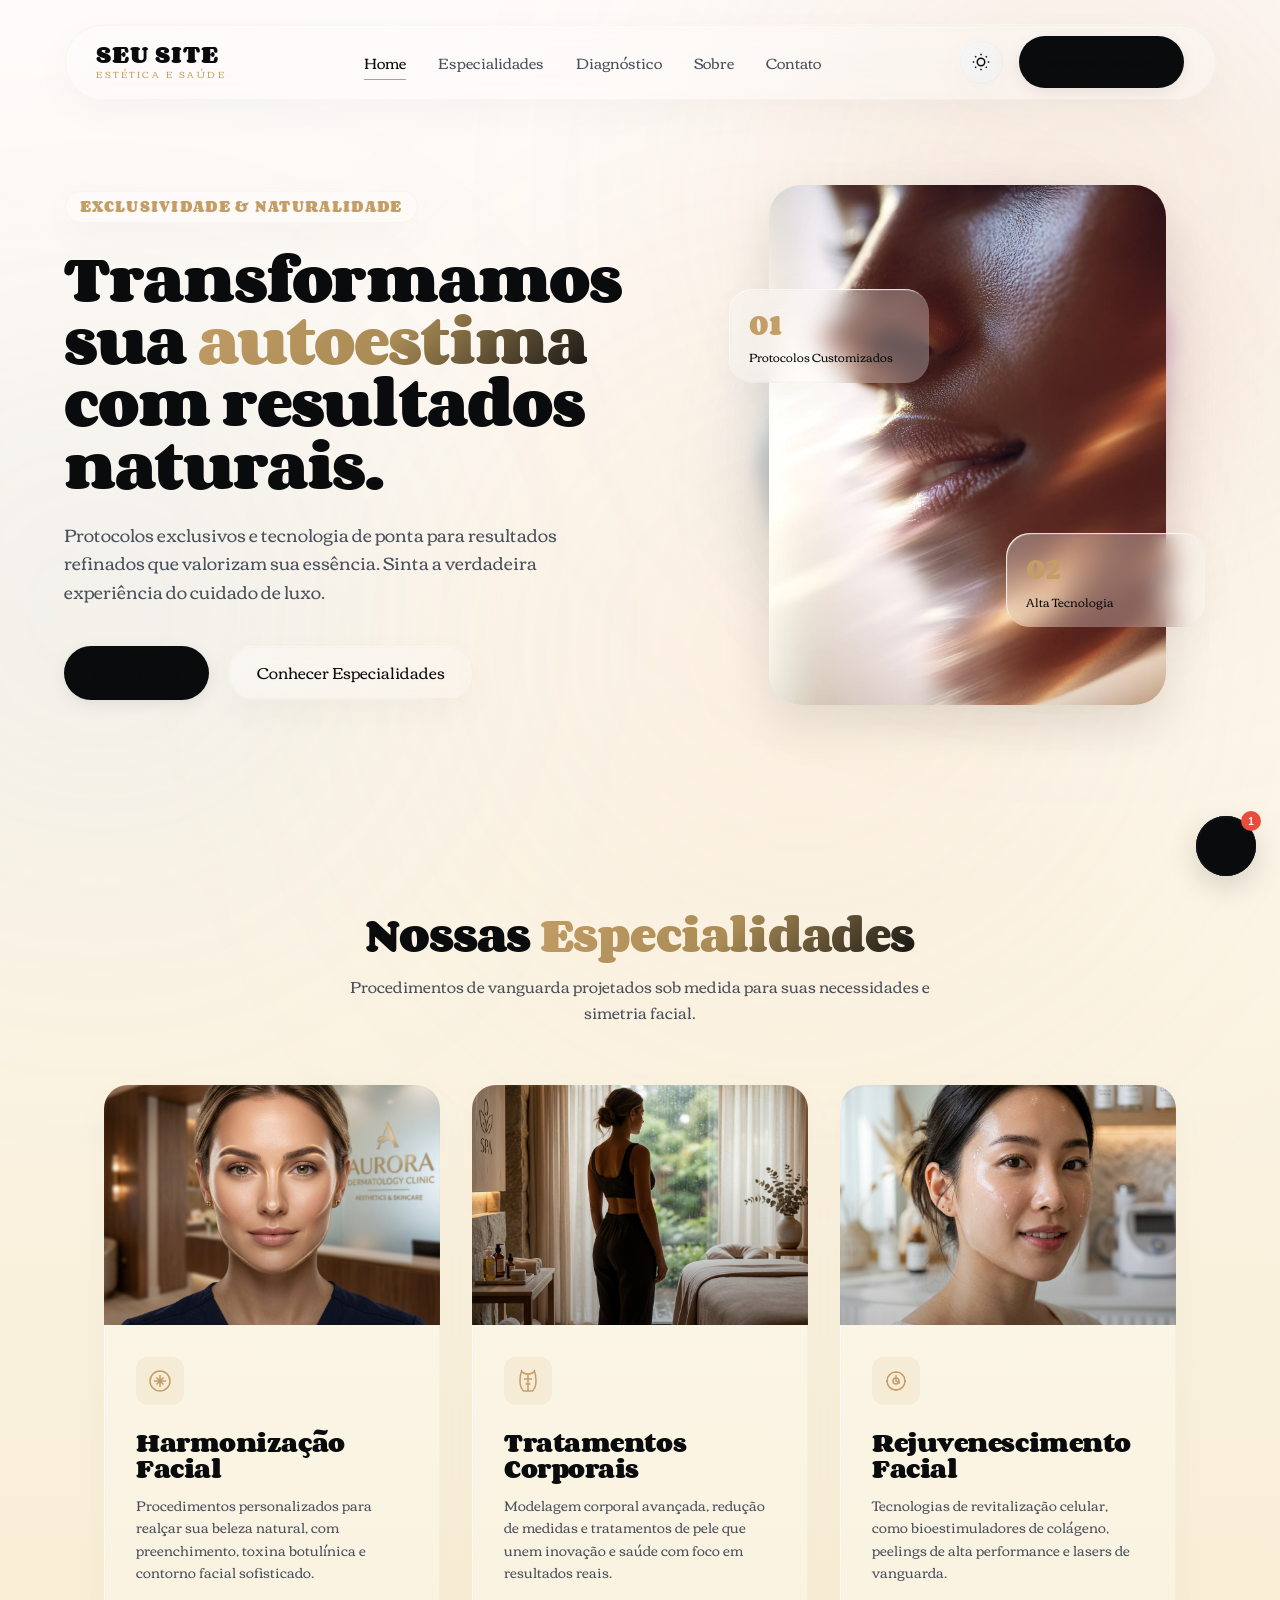
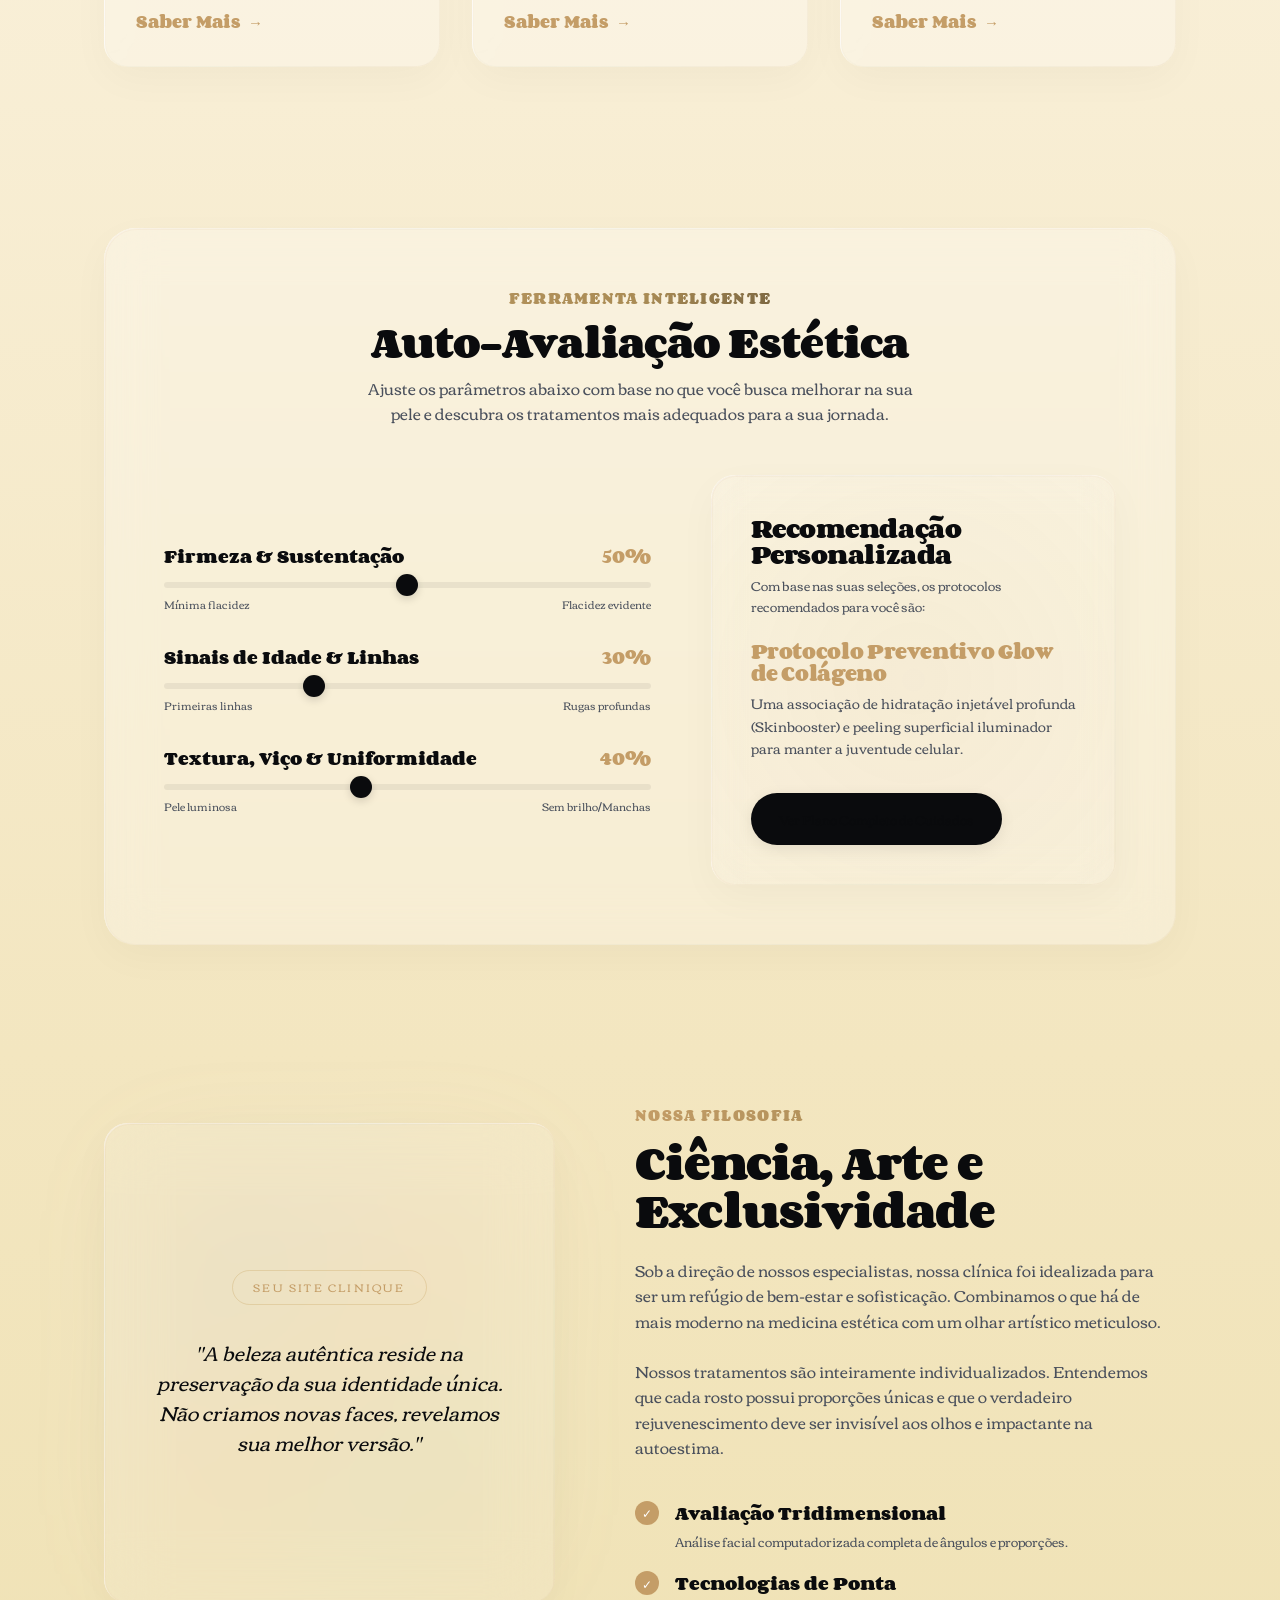
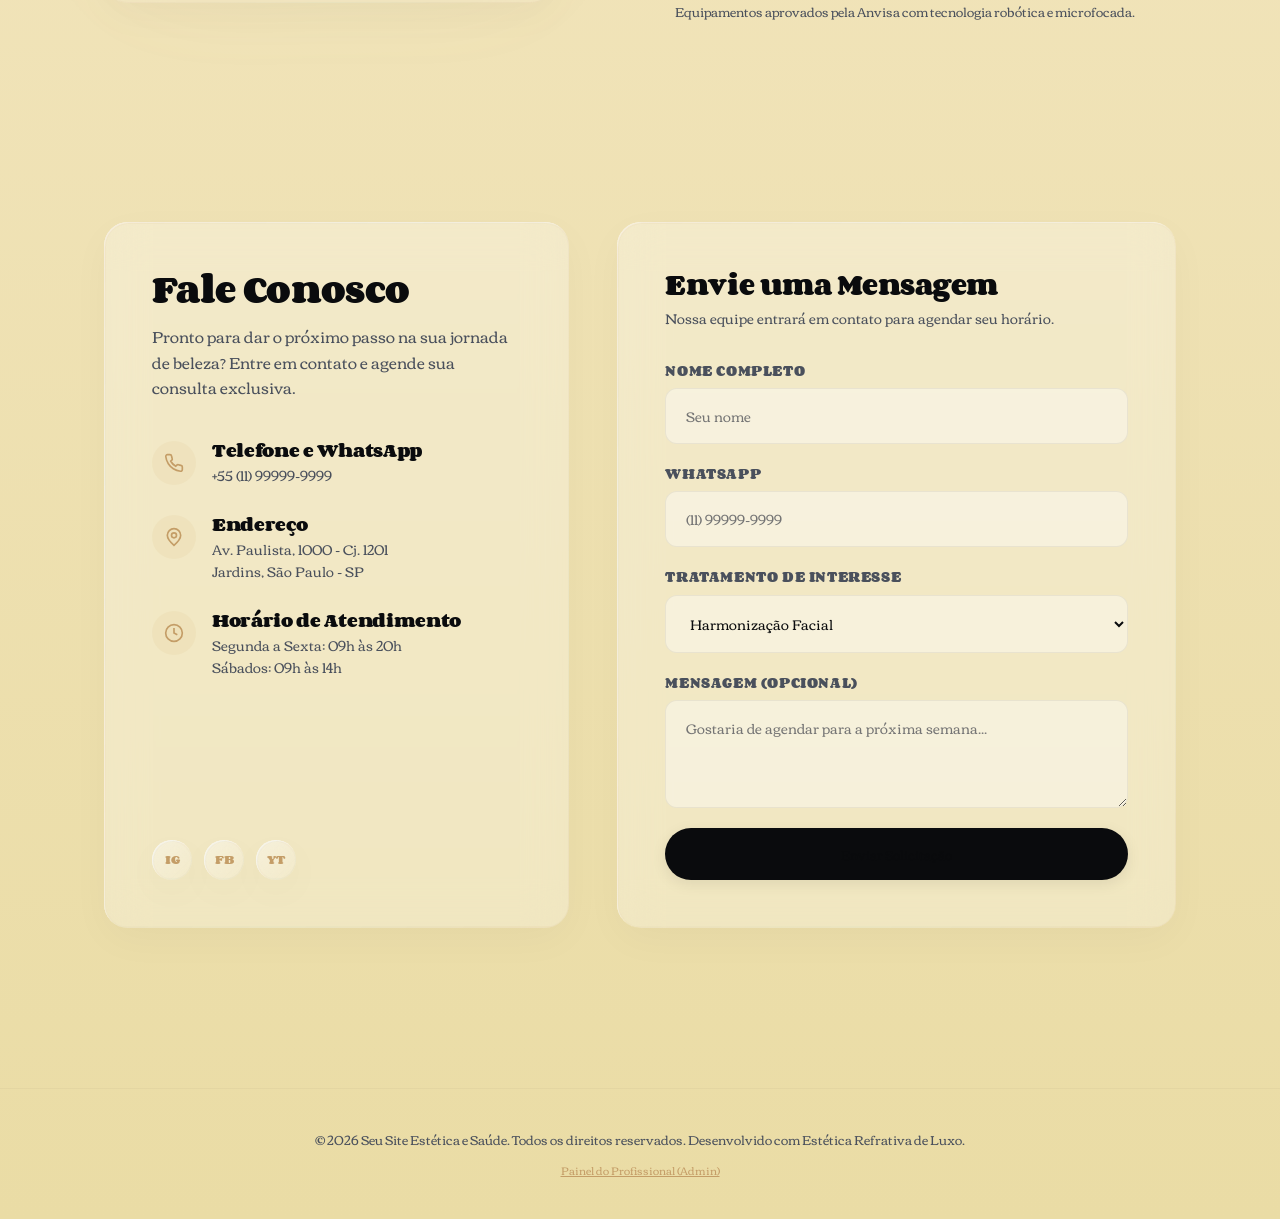
<file: index.html>
<!DOCTYPE html>
<html lang="pt-BR">
<head>
    <meta charset="UTF-8">
    <meta name="viewport" content="width=device-width, initial-scale=1.0">
    <title>Seu Site | Estética e Saúde Premium</title>
    <!-- Meta tags SEO -->
    <meta name="description" content="Protocolos exclusivos e tecnologia de ponta para resultados naturais que valorizam sua beleza. Harmonização facial, tratamentos corporais e rejuvenescimento.">
    <meta name="keywords" content="estética de luxo, harmonização facial, rejuvenescimento, bioestimulador, seu site, estética premium">
    <!-- Google Fonts -->
    <link rel="preconnect" href="https://fonts.googleapis.com">
    <link rel="preconnect" href="https://fonts.gstatic.com" crossorigin>
    <link href="https://fonts.googleapis.com/css2?family=Inter:wght@300;400;500;600;700&family=Outfit:wght@300;400;500;600;700;800&family=Corben:wght@400;700&display=swap" rel="stylesheet">
    <!-- Stylesheet -->
    <link rel="stylesheet" href="style.css">
</head>
<body data-theme="light">

    <!-- Invisible SVG filters for liquid glass & chromatic refraction -->
    <svg aria-hidden="true" class="svg-filters" focusable="false">
      <defs>
        <!-- Filtro para painéis de vidro -->
        <filter color-interpolation-filters="sRGB" height="200%" id="liquid-glass-filter" width="200%" x="-50%" y="-50%">
          <feTurbulence baseFrequency="0.015 0.015" numOctaves="2" result="turbulence" seed="2" type="fractalNoise" />
          <feGaussianBlur in="turbulence" result="blurredNoise" stdDeviation="4" />
          <feDisplacementMap in="SourceGraphic" in2="blurredNoise" result="displaced" scale="25" xChannelSelector="R" yChannelSelector="B" />
          <feGaussianBlur in="displaced" result="finalBlur" stdDeviation="6" />
          <feComposite in="finalBlur" in2="finalBlur" operator="over" />
        </filter>
        <!-- Filtro para botões -->
        <filter color-interpolation-filters="sRGB" height="200%" id="liquid-btn-filter" width="200%" x="-50%" y="-50%">
          <feTurbulence baseFrequency="0.04 0.04" numOctaves="1" result="turbulence" seed="1" type="fractalNoise" />
          <feGaussianBlur in="turbulence" result="blurredNoise" stdDeviation="2" />
          <feDisplacementMap in="SourceGraphic" in2="blurredNoise" result="displaced" scale="35" xChannelSelector="R" yChannelSelector="B" />
          <feGaussianBlur in="displaced" result="finalBlur" stdDeviation="2" />
          <feComposite in="finalBlur" in2="finalBlur" operator="over" />
        </filter>
      </defs>
    </svg>

    <!-- Aura Background Lights -->
    <div class="ambient-aura" id="aura-1"></div>
    <div class="ambient-aura" id="aura-2"></div>
    <div class="ambient-aura" id="aura-3"></div>

    <!-- Header Navigation -->
    <header class="main-header glass-panel">
        <div class="header-container">
            <a href="#" class="logo" id="logo-link">
                <span class="logo-title">SEU SITE</span>
                <span class="logo-subtitle">ESTÉTICA E SAÚDE</span>
            </a>
            
            <nav class="nav-menu" id="nav-menu">
                <a href="#home" class="nav-link active">Home</a>
                <a href="#especialidades" class="nav-link">Especialidades</a>
                <a href="#diagnostico" class="nav-link">Diagnóstico</a>
                <a href="#sobre" class="nav-link">Sobre</a>
                <a href="#contato" class="nav-link">Contato</a>
            </nav>

            <div class="header-actions">
                <!-- Theme Toggle -->
                <button class="theme-toggle-btn glass-panel" id="theme-toggle" aria-label="Alterar tema" title="Alternar entre luxo perolado e midnight obsidian">
                    <span class="toggle-icon sun">
                        <svg width="18" height="18" viewBox="0 0 24 24" fill="none" stroke="currentColor" stroke-width="2"><circle cx="12" cy="12" r="5"></circle><line x1="12" y1="1" x2="12" y2="3"></line><line x1="12" y1="21" x2="12" y2="23"></line><line x1="4.22" y1="4.22" x2="5.64" y2="5.64"></line><line x1="18.36" y1="18.36" x2="19.78" y2="19.78"></line><line x1="1" y1="12" x2="3" y2="12"></line><line x1="21" y1="12" x2="23" y2="12"></line><line x1="4.22" y1="19.78" x2="5.64" y2="18.36"></line><line x1="18.36" y1="5.64" x2="19.78" y2="4.22"></line></svg>
                    </span>
                    <span class="toggle-icon moon">
                        <svg width="18" height="18" viewBox="0 0 24 24" fill="none" stroke="currentColor" stroke-width="2"><path d="M21 12.79A9 9 0 1 1 11.21 3 7 7 0 0 0 21 12.79z"></path></svg>
                    </span>
                </button>
                <button onclick="openDrawer('booking')" class="btn-primary" id="btn-header-cta">
                    <span>Agendar Consulta</span>
                </button>
                <button class="mobile-menu-toggle" id="mobile-toggle" aria-label="Abrir menu">
                    <span></span>
                    <span></span>
                    <span></span>
                </button>
            </div>
        </div>
    </header>

    <!-- Hero Section -->
    <section class="hero-section" id="home">
        <div class="hero-container">
            <div class="hero-content">
                <div class="badge glass-panel"><span>Exclusividade & Naturalidade</span></div>
                <h1 class="hero-title">
                    Transformamos sua <span class="text-gradient">autoestima</span> com resultados naturais.
                </h1>
                <p class="hero-description">
                    Protocolos exclusivos e tecnologia de ponta para resultados refinados que valorizam sua essência. Sinta a verdadeira experiência do cuidado de luxo.
                </p>
                <div class="hero-actions">
                    <button onclick="openDrawer('booking')" class="btn-primary hover-refract">
                        <span>Agendar Agora</span>
                    </button>
                    <a href="#especialidades" class="btn-secondary glass-panel">
                        <span>Conhecer Especialidades</span>
                    </a>
                </div>
            </div>

            <div class="hero-visual">
                <!-- Morphing Liquid Glass Sculpture behind the image -->
                <div class="sculpture-container">
                    <div class="liquid-sculpture" id="sculpture-layer-1"></div>
                    <div class="liquid-sculpture" id="sculpture-layer-2"></div>
                    <div class="liquid-sculpture" id="sculpture-layer-3"></div>
                </div>
                <!-- Doctor Image Container with floating glass plates -->
                <div class="image-wrapper">
                    <img src="assets/doctor_hero.jpg" alt="Close-up macro de pele radiante e saudável - Estética de Luxo" class="hero-doctor-img">
                    <!-- Glass overlays -->
                    <div class="floating-glass glass-panel glass-plate-1">
                        <div class="glass-inner">
                            <span class="glass-number">01</span>
                            <span class="glass-label">Protocolos Customizados</span>
                        </div>
                    </div>
                    <div class="floating-glass glass-panel glass-plate-2">
                        <div class="glass-inner">
                            <span class="glass-number">02</span>
                            <span class="glass-label">Alta Tecnologia</span>
                        </div>
                    </div>
                </div>
            </div>
        </div>
    </section>

    <!-- Specialties Section with Sibling Dimming Grid -->
    <section class="specialties-section" id="especialidades">
        <div class="section-header">
            <h2 class="section-title">Nossas <span class="text-gradient">Especialidades</span></h2>
            <p class="section-subtitle">Procedimentos de vanguarda projetados sob medida para suas necessidades e simetria facial.</p>
        </div>

        <div class="grid-container" id="specialties-grid">
            <!-- Card 1: Harmonização Facial -->
            <div class="grid-col">
                <div class="card glass-panel" data-specialty="harmonizacao">
                    <div class="card-glow" style="--mouse-x: 50%; --mouse-y: 50%;"></div>
                    <div class="card-img-container">
                        <img src="assets/harmonizacao.jpg" alt="Harmonização Facial" class="card-img">
                        <div class="card-overlay"></div>
                    </div>
                    <div class="card-content">
                        <div class="card-icon">
                            <!-- SVG Icon Harmonizacao -->
                            <svg width="24" height="24" viewBox="0 0 24 24" fill="none" stroke="currentColor" stroke-width="1.5">
                                <path d="M12 2a10 10 0 0 0-10 10c0 5.523 4.477 10 10 10s10-4.477 10-10A10 10 0 0 0 12 2z"></path>
                                <path d="M12 6v12M6 12h12M8.5 8.5l7 7M8.5 15.5l7-7"></path>
                            </svg>
                        </div>
                        <h3 class="card-title">Harmonização Facial</h3>
                        <p class="card-description">Procedimentos personalizados para realçar sua beleza natural, com preenchimento, toxina botulínica e contorno facial sofisticado.</p>
                        <button class="card-btn" onclick="openDrawer('harmonizacao')">Saber Mais <span class="arrow">&rarr;</span></button>
                    </div>
                </div>
            </div>

            <!-- Card 2: Tratamentos Corporais -->
            <div class="grid-col">
                <div class="card glass-panel" data-specialty="corporal">
                    <div class="card-glow" style="--mouse-x: 50%; --mouse-y: 50%;"></div>
                    <div class="card-img-container">
                        <img src="assets/corporal.jpg" alt="Tratamentos Corporais" class="card-img">
                        <div class="card-overlay"></div>
                    </div>
                    <div class="card-content">
                        <div class="card-icon">
                            <!-- SVG Icon Corporal -->
                            <svg width="24" height="24" viewBox="0 0 24 24" fill="none" stroke="currentColor" stroke-width="1.5">
                                <path d="M5.5 2c0 0 2 3 6.5 3s6.5-3 6.5-3S20 7 20 12c0 5-1.5 8-3.5 10H7.5C5.5 20 4 17 4 12c0-5 1.5-10 1.5-10z"></path>
                                <path d="M12 5v17M8 10h8M9.5 15h5"></path>
                            </svg>
                        </div>
                        <h3 class="card-title">Tratamentos Corporais</h3>
                        <p class="card-description">Modelagem corporal avançada, redução de medidas e tratamentos de pele que unem inovação e saúde com foco em resultados reais.</p>
                        <button class="card-btn" onclick="openDrawer('corporal')">Saber Mais <span class="arrow">&rarr;</span></button>
                    </div>
                </div>
            </div>

            <!-- Card 3: Rejuvenescimento Facial -->
            <div class="grid-col">
                <div class="card glass-panel" data-specialty="rejuvenescimento">
                    <div class="card-glow" style="--mouse-x: 50%; --mouse-y: 50%;"></div>
                    <div class="card-img-container">
                        <img src="assets/rejuvenescimento.jpg" alt="Rejuvenescimento Facial" class="card-img">
                        <div class="card-overlay"></div>
                    </div>
                    <div class="card-content">
                        <div class="card-icon">
                            <!-- SVG Icon Rejuvenescimento -->
                            <svg width="24" height="24" viewBox="0 0 24 24" fill="none" stroke="currentColor" stroke-width="1.5">
                                <path d="M12 21a9 9 0 1 0 0-18 9 9 0 0 0 0 18z"></path>
                                <path d="M12 6v6l4 2M12 2v2M12 20v2M2 12h2M20 12h2"></path>
                                <path d="M12 12m-3 0a3 3 0 1 0 6 0 3 3 0 1 0-6 0"></path>
                            </svg>
                        </div>
                        <h3 class="card-title">Rejuvenescimento Facial</h3>
                        <p class="card-description">Tecnologias de revitalização celular, como bioestimuladores de colágeno, peelings de alta performance e lasers de vanguarda.</p>
                        <button class="card-btn" onclick="openDrawer('rejuvenescimento')">Saber Mais <span class="arrow">&rarr;</span></button>
                    </div>
                </div>
            </div>
        </div>
    </section>

    <!-- Skin Assessment / Interactive Diagnostic Simulator -->
    <section class="diagnostic-section" id="diagnostico">
        <div class="diagnostic-container glass-panel">
            <div class="diagnostic-header">
                <span class="section-tag text-gradient">Ferramenta Inteligente</span>
                <h2>Auto-Avaliação Estética</h2>
                <p>Ajuste os parâmetros abaixo com base no que você busca melhorar na sua pele e descubra os tratamentos mais adequados para a sua jornada.</p>
            </div>

            <div class="simulator-grid">
                <div class="simulator-controls">
                    <!-- Control 1: Firmeza da Pele -->
                    <div class="control-group">
                        <div class="control-label-wrapper">
                            <span class="control-label">Firmeza & Sustentação</span>
                            <span class="control-value" id="val-firmeza">50%</span>
                        </div>
                        <input type="range" min="0" max="100" value="50" class="luxury-range" id="slider-firmeza">
                        <div class="slider-ticks">
                            <span>Mínima flacidez</span>
                            <span>Flacidez evidente</span>
                        </div>
                    </div>

                    <!-- Control 2: Linhas e Rugas -->
                    <div class="control-group">
                        <div class="control-label-wrapper">
                            <span class="control-label">Sinais de Idade & Linhas</span>
                            <span class="control-value" id="val-rugas">30%</span>
                        </div>
                        <input type="range" min="0" max="100" value="30" class="luxury-range" id="slider-rugas">
                        <div class="slider-ticks">
                            <span>Primeiras linhas</span>
                            <span>Rugas profundas</span>
                        </div>
                    </div>

                    <!-- Control 3: Viço e Manchas -->
                    <div class="control-group">
                        <div class="control-label-wrapper">
                            <span class="control-label">Textura, Viço & Uniformidade</span>
                            <span class="control-value" id="val-vico">40%</span>
                        </div>
                        <input type="range" min="0" max="100" value="40" class="luxury-range" id="slider-vico">
                        <div class="slider-ticks">
                            <span>Pele luminosa</span>
                            <span>Sem brilho/Manchas</span>
                        </div>
                    </div>
                </div>

                <div class="simulator-preview glass-panel">
                    <div class="preview-glow"></div>
                    <div class="preview-content">
                        <h3>Recomendação Personalizada</h3>
                        <p class="preview-intro">Com base nas suas seleções, os protocolos recomendados para você são:</p>
                        
                        <div class="treatment-results" id="treatment-results-box">
                            <!-- Dynamic Content Inserted by JS -->
                            <div class="result-item">
                                <h4 id="result-title">Carregando sugestões...</h4>
                                <p id="result-desc">Ajuste os sliders para ver a indicação personalizada de nossos especialistas.</p>
                            </div>
                        </div>

                        <button class="btn-primary" id="btn-diagnostic-cta" onclick="openDiagnosticDrawer()">
                            <span>Ver Plano Completo de Cuidados</span>
                        </button>
                    </div>
                </div>
            </div>
        </div>
    </section>

    <!-- Clinic Philosophy Section -->
    <section class="about-section" id="sobre">
        <div class="about-container">
            <div class="about-image-wrapper">
                <div class="about-glow"></div>
                <div class="glass-panel about-glass-frame">
                    <div class="clinic-room-concept">
                        <!-- Elegant minimal design details instead of raw image -->
                        <div class="luxury-badge">
                            <span>SEU SITE CLINIQUE</span>
                        </div>
                        <p class="clinic-motto">"A beleza autêntica reside na preservação da sua identidade única. Não criamos novas faces, revelamos sua melhor versão."</p>
                    </div>
                </div>
            </div>

            <div class="about-text-content">
                <span class="section-tag text-gradient">Nossa Filosofia</span>
                <h2>Ciência, Arte e Exclusividade</h2>
                <p>
                    Sob a direção de nossos especialistas, nossa clínica foi idealizada para ser um refúgio de bem-estar e sofisticação. Combinamos o que há de mais moderno na medicina estética com um olhar artístico meticuloso.
                </p>
                <p>
                    Nossos tratamentos são inteiramente individualizados. Entendemos que cada rosto possui proporções únicas e que o verdadeiro rejuvenescimento deve ser invisível aos olhos e impactante na autoestima.
                </p>
                
                <div class="pillars-grid">
                    <div class="pillar-item">
                        <div class="pillar-icon">✓</div>
                        <div class="pillar-text">
                            <strong>Avaliação Tridimensional</strong>
                            <p>Análise facial computadorizada completa de ângulos e proporções.</p>
                        </div>
                    </div>
                    <div class="pillar-item">
                        <div class="pillar-icon">✓</div>
                        <div class="pillar-text">
                            <strong>Tecnologias de Ponta</strong>
                            <p>Equipamentos aprovados pela Anvisa com tecnologia robótica e microfocada.</p>
                        </div>
                    </div>
                </div>
            </div>
        </div>
    </section>

    <!-- Contact Section -->
    <section class="contact-section" id="contato">
        <div class="contact-container">
            <div class="contact-info-panel glass-panel">
                <h2>Fale Conosco</h2>
                <p>Pronto para dar o próximo passo na sua jornada de beleza? Entre em contato e agende sua consulta exclusiva.</p>
                
                <div class="contact-details">
                    <div class="detail-item">
                        <span class="detail-icon">
                            <svg width="20" height="20" viewBox="0 0 24 24" fill="none" stroke="currentColor" stroke-width="2"><path d="M22 16.92v3a2 2 0 0 1-2.18 2 19.79 19.79 0 0 1-8.63-3.07 19.5 19.5 0 0 1-6-6 19.79 19.79 0 0 1-3.07-8.67A2 2 0 0 1 4.11 2h3a2 2 0 0 1 2 1.72 12.84 12.84 0 0 0 .7 2.81 2 2 0 0 1-.45 2.11L8.09 9.91a16 16 0 0 0 6 6l1.27-1.27a2 2 0 0 1 2.11-.45 12.84 12.84 0 0 0 2.81.7A2 2 0 0 1 22 16.92z"></path></svg>
                        </span>
                        <div>
                            <h4>Telefone e WhatsApp</h4>
                            <p>+55 (11) 99999-9999</p>
                        </div>
                    </div>

                    <div class="detail-item">
                        <span class="detail-icon">
                            <svg width="20" height="20" viewBox="0 0 24 24" fill="none" stroke="currentColor" stroke-width="2"><path d="M12 2a8 8 0 0 0-8 8c0 5.25 8 12 8 12s8-6.75 8-12a8 8 0 0 0-8-8z"></path><circle cx="12" cy="10" r="3"></circle></svg>
                        </span>
                        <div>
                            <h4>Endereço</h4>
                            <p>Av. Paulista, 1000 - Cj. 1201<br>Jardins, São Paulo - SP</p>
                        </div>
                    </div>

                    <div class="detail-item">
                        <span class="detail-icon">
                            <svg width="20" height="20" viewBox="0 0 24 24" fill="none" stroke="currentColor" stroke-width="2"><circle cx="12" cy="12" r="10"></circle><polyline points="12 6 12 12 16 14"></polyline></svg>
                        </span>
                        <div>
                            <h4>Horário de Atendimento</h4>
                            <p>Segunda a Sexta: 09h às 20h<br>Sábados: 09h às 14h</p>
                        </div>
                    </div>
                </div>

                <div class="social-links">
                    <a href="#" aria-label="Instagram" class="social-btn glass-panel">IG</a>
                    <a href="#" aria-label="Facebook" class="social-btn glass-panel">FB</a>
                    <a href="#" aria-label="YouTube" class="social-btn glass-panel">YT</a>
                </div>
            </div>

            <!-- Contact Interactive Form Panel -->
            <div class="contact-form-panel glass-panel">
                <div class="form-glow"></div>
                <h3>Envie uma Mensagem</h3>
                <p>Nossa equipe entrará em contato para agendar seu horário.</p>
                
                <form id="contact-form" onsubmit="handleFormSubmit(event)">
                    <div class="input-group">
                        <label for="form-name">Nome Completo</label>
                        <input type="text" id="form-name" required placeholder="Seu nome">
                    </div>
                    <div class="input-group">
                        <label for="form-phone">WhatsApp</label>
                        <input type="tel" id="form-phone" required placeholder="(11) 99999-9999">
                    </div>
                    <div class="input-group">
                        <label for="form-service">Tratamento de Interesse</label>
                        <select id="form-service">
                            <option value="harmonizacao">Harmonização Facial</option>
                            <option value="corporal">Tratamentos Corporais</option>
                            <option value="rejuvenescimento">Rejuvenescimento Facial</option>
                            <option value="outro">Outro / Não tenho certeza</option>
                        </select>
                    </div>
                    <div class="input-group">
                        <label for="form-msg">Mensagem (Opcional)</label>
                        <textarea id="form-msg" rows="3" placeholder="Gostaria de agendar para a próxima semana..."></textarea>
                    </div>
                    <button type="submit" class="btn-primary full-width" id="btn-submit-form">
                        <span>Enviar Solicitação</span>
                    </button>
                </form>
                <div class="success-message" id="form-success">
                    <span class="success-icon">✓</span>
                    <h4>Mensagem enviada com sucesso!</h4>
                    <p>Em breve retornaremos o contato via WhatsApp.</p>
                </div>
            </div>
        </div>
    </section>

    <!-- Footer -->
    <footer class="main-footer">
        <p>&copy; 2026 Seu Site Estética e Saúde. Todos os direitos reservados. Desenvolvido com Estética Refrativa de Luxo.</p>
        <p style="margin-top: 12px; font-size: 11px;"><a href="admin.html" target="_blank" style="color: var(--color-accent); text-decoration: underline;">Painel do Profissional (Admin)</a></p>
    </footer>

    <!-- Specialty Detail Drawers (Laterais / Sliders) -->
    <div class="drawer-overlay" id="drawer-overlay" onclick="closeAllDrawers()"></div>

    <!-- Drawer: Harmonização Facial -->
    <div class="drawer glass-panel" id="drawer-harmonizacao">
        <button class="drawer-close" onclick="closeAllDrawers()">&times;</button>
        <div class="drawer-content">
            <span class="drawer-tag">Procedimento Estético</span>
            <h2>Harmonização Facial</h2>
            <div class="drawer-img-container">
                <img src="assets/harmonizacao.jpg" alt="Harmonização Facial" class="drawer-img">
            </div>
            
            <p class="drawer-intro">
                A Harmonização Facial é uma associação de procedimentos que visa equilibrar os traços do rosto de maneira sutil e elegante, respeitando as proporções individuais.
            </p>

            <h3>Técnicas Utilizadas</h3>
            <ul class="drawer-list">
                <li><strong>Preenchimento com Ácido Hialurônico:</strong> Ideal para recuperar volume em maçãs do rosto, preencher olheiras, definir mandíbula e projetar mento (queixo).</li>
                <li><strong>Toxina Botulínica (Botox):</strong> Prevenção e suavização de linhas de expressão na testa, pés de galinha e glabela.</li>
                <li><strong>Fios de Sustentação:</strong> Efeito de tração leve (efeito lift) e estímulo contínuo de colágeno natural.</li>
                <li><strong>Rinomodelação:</strong> Ajustes estéticos no nariz de forma não cirúrgica.</li>
            </ul>

            <div class="info-highlight glass-panel">
                <div>
                    <strong>Tempo de Procedimento:</strong>
                    <p>40 a 90 minutos</p>
                </div>
                <div>
                    <strong>Recuperação:</strong>
                    <p>Imediata (leve inchaço por 48h)</p>
                </div>
            </div>

            <a href="https://wa.me/5511999999999?text=Ol%C3%A1%2C+gostaria+de+saber+mais+sobre+a+Harmoniza%C3%A7%C3%A3o+Facial." target="_blank" class="btn-primary full-width text-center">
                <span>Agendar Avaliação de Harmonização</span>
            </a>
        </div>
    </div>

    <!-- Drawer: Tratamentos Corporais -->
    <div class="drawer glass-panel" id="drawer-corporal">
        <button class="drawer-close" onclick="closeAllDrawers()">&times;</button>
        <div class="drawer-content">
            <span class="drawer-tag">Procedimento Estético</span>
            <h2>Tratamentos Corporais</h2>
            <div class="drawer-img-container">
                <img src="assets/corporal.jpg" alt="Tratamentos Corporais" class="drawer-img">
            </div>
            
            <p class="drawer-intro">
                Nossos protocolos corporais aliam tecnologia de compressão, drenagem e lasers direcionados para atuar na gordura localizada, flacidez e contorno corporal.
            </p>

            <h3>Protocolos de Destaque</h3>
            <ul class="drawer-list">
                <li><strong>Lipo Sem Cortes (Ultrassom Focalizado):</strong> Quebra de gordura localizada profunda em áreas como abdômen e flancos.</li>
                <li><strong>Radiofrequência Multipolar:</strong> Aquecimento cutâneo profundo que estimula o colágeno contra a flacidez e celulite.</li>
                <li><strong>Endermologia Robótica:</strong> Massagem profunda vácuo-aspirativa para melhora da circulação e modelagem do contorno.</li>
                <li><strong>Enzimas Lipolíticas:</strong> Aplicações subcutâneas direcionadas para acelerar o metabolismo local da gordura.</li>
            </ul>

            <div class="info-highlight glass-panel">
                <div>
                    <strong>Sessões Recomendadas:</strong>
                    <p>5 a 10 sessões</p>
                </div>
                <div>
                    <strong>Duração da Sessão:</strong>
                    <p>30 a 60 minutos</p>
                </div>
            </div>

            <a href="https://wa.me/5511999999999?text=Ol%C3%A1%2C+gostaria+de+saber+mais+sobre+os+Tratamentos+Corporais." target="_blank" class="btn-primary full-width text-center">
                <span>Agendar Avaliação Corporal</span>
            </a>
        </div>
    </div>

    <!-- Drawer: Rejuvenescimento Facial -->
    <div class="drawer glass-panel" id="drawer-rejuvenescimento">
        <button class="drawer-close" onclick="closeAllDrawers()">&times;</button>
        <div class="drawer-content">
            <span class="drawer-tag">Procedimento Estético</span>
            <h2>Rejuvenescimento Facial</h2>
            <div class="drawer-img-container">
                <img src="assets/rejuvenescimento.jpg" alt="Rejuvenescimento Facial" class="drawer-img">
            </div>
            
            <p class="drawer-intro">
                Tratamentos avançados dedicados à restauração celular da pele, devolvendo o brilho, elasticidade, textura uniforme e firmeza perdidos com o tempo.
            </p>

            <h3>Tecnologias e Métodos</h3>
            <ul class="drawer-list">
                <li><strong>Bioestimuladores de Colágeno (Sculptra/Radiesse):</strong> Injeções que induzem a produção de colágeno natural pela própria pele por até 25 meses.</li>
                <li><strong>Ultrassom Microfocado (Liftera/Ultraformer):</strong> Lifting facial não-invasivo atuando na camada muscular profunda (SMAS).</li>
                <li><strong>Peeling Químico de Luxo:</strong> Renovação celular para clareamento de manchas, melasma e melhora drástica de poros e textura.</li>
                <li><strong>Microagulhamento com Drug Delivery:</strong> Infusão direta de vitaminas e fatores de crescimento sob a pele.</li>
            </ul>

            <div class="info-highlight glass-panel">
                <div>
                    <strong>Intervalo:</strong>
                    <p>Mensal ou trimestral</p>
                </div>
                <div>
                    <strong>Resultados:</strong>
                    <p>Graduais de 30 a 90 dias</p>
                </div>
            </div>

            <a href="https://wa.me/5511999999999?text=Ol%C3%A1%2C+gostaria+de+saber+mais+sobre+o+Rejuvenescimento+Facial." target="_blank" class="btn-primary full-width text-center">
                <span>Agendar Avaliação de Rejuvenescimento</span>
            </a>
        </div>
    </div>

    <!-- Drawer: Direct Booking Wizard -->
    <div class="drawer glass-panel" id="drawer-booking">
        <button class="drawer-close" onclick="closeAllDrawers()">&times;</button>
        <div class="drawer-content">
            <span class="drawer-tag">Agendamento Online</span>
            <h2>Agende seu Horário</h2>
            
            <div class="booking-wizard">
                <!-- Step Progress Indicator -->
                <div class="wizard-steps">
                    <span class="step active" id="step-dot-1">1</span>
                    <span class="step-line"></span>
                    <span class="step" id="step-dot-2">2</span>
                    <span class="step-line"></span>
                    <span class="step" id="step-dot-3">3</span>
                </div>

                <!-- Step 1: Service Selection -->
                <div class="wizard-tab active" id="booking-step-1">
                    <h3>1. Selecione o Tratamento</h3>
                    <div class="booking-services-list">
                        <label class="booking-service-option glass-panel">
                            <input type="radio" name="booking-service" value="harmonizacao" checked onchange="updateBookingServiceSelection()">
                            <div class="service-option-details">
                                <strong>Harmonização Facial</strong>
                                <span class="service-price" id="book-price-harmonizacao">A partir de R$ 1.500</span>
                            </div>
                        </label>
                        <label class="booking-service-option glass-panel">
                            <input type="radio" name="booking-service" value="corporal" onchange="updateBookingServiceSelection()">
                            <div class="service-option-details">
                                <strong>Tratamentos Corporais</strong>
                                <span class="service-price" id="book-price-corporal">A partir de R$ 800</span>
                            </div>
                        </label>
                        <label class="booking-service-option glass-panel">
                            <input type="radio" name="booking-service" value="rejuvenescimento" onchange="updateBookingServiceSelection()">
                            <div class="service-option-details">
                                <strong>Rejuvenescimento Facial</strong>
                                <span class="service-price" id="book-price-rejuvenescimento">A partir de R$ 1.200</span>
                            </div>
                        </label>
                    </div>
                    <button class="btn-primary full-width text-center" style="margin-top: 24px;" onclick="goToBookingStep(2)">
                        <span>Avançar para Data e Hora</span>
                    </button>
                </div>

                <!-- Step 2: Date and Time Selection -->
                <div class="wizard-tab" id="booking-step-2">
                    <h3>2. Escolha Data e Horário</h3>
                    
                    <div class="input-group">
                        <label for="booking-date">Data de Preferência</label>
                        <input type="date" id="booking-date" onchange="renderAvailableSlots()">
                    </div>

                    <label class="input-group-label" style="font-size: 12px; font-weight: 600; text-transform: uppercase; color: var(--color-text-secondary); margin-bottom: 8px; display: block;">Horários Disponíveis</label>
                    <div class="booking-slots-grid" id="booking-slots-container">
                        <!-- Dynamically rendered slots -->
                        <p class="no-slots-message">Selecione uma data para ver os horários.</p>
                    </div>

                    <div class="wizard-actions" style="margin-top: 24px; display: flex; gap: 16px;">
                         <button type="button" class="btn-secondary glass-panel full-width" onclick="goToBookingStep(1)"><span>Voltar</span></button>
                         <button type="button" class="btn-primary full-width" onclick="goToBookingStep(3)"><span>Avançar</span></button>
                    </div>
                </div>

                <!-- Step 3: Client Info & Submit -->
                <div class="wizard-tab" id="booking-step-3">
                    <h3>3. Confirme seus Dados</h3>
                    
                    <div class="booking-summary-ticket glass-panel" style="margin-bottom: 24px; padding: 20px;">
                        <h4 id="summary-service-title">Harmonização Facial</h4>
                        <p id="summary-datetime">Aguardando seleção...</p>
                        <strong id="summary-price" style="color: var(--color-accent); font-size: 18px; display: block; margin-top: 8px;">R$ 1.500</strong>
                    </div>

                    <form id="booking-form" onsubmit="submitBooking(event)">
                        <div class="input-group">
                            <label for="booking-name">Nome Completo</label>
                            <input type="text" id="booking-name" required placeholder="Seu nome">
                        </div>
                        <div class="input-group">
                            <label for="booking-phone">WhatsApp</label>
                            <input type="tel" id="booking-phone" required placeholder="(11) 99999-9999">
                        </div>
                        <div class="input-group">
                            <label for="booking-email">E-mail</label>
                            <input type="email" id="booking-email" required placeholder="seu@email.com">
                        </div>
                        <div class="wizard-actions" style="margin-top: 24px; display: flex; gap: 16px;">
                            <button type="button" class="btn-secondary glass-panel full-width" onclick="goToBookingStep(2)"><span>Voltar</span></button>
                            <button type="submit" class="btn-primary full-width"><span>Confirmar Agendamento</span></button>
                        </div>
                    </form>
                </div>

                <!-- Success Screen -->
                <div class="wizard-tab" id="booking-step-success" style="text-align: center; padding: 20px 0;">
                    <div class="success-icon" style="background: rgba(46, 204, 113, 0.1); color: #2ecc71; width: 60px; height: 60px; border-radius: 50%; display: inline-flex; align-items: center; justify-content: center; font-size: 24px; margin-bottom: 20px;">✓</div>
                    <h3>Agendamento Confirmado!</h3>
                    <p style="color: var(--color-text-secondary); margin-bottom: 24px; font-size: 14px;">Seu horário foi reservado sem filas. Em breve, enviaremos um lembrete no seu WhatsApp.</p>
                    
                    <div class="booking-receipt glass-panel" style="padding: 20px; text-align: left; margin-bottom: 32px;">
                        <p><strong>Código:</strong> <span id="receipt-code">#A8F2K</span></p>
                        <p><strong>Procedimento:</strong> <span id="receipt-service">Harmonização Facial</span></p>
                        <p><strong>Data/Hora:</strong> <span id="receipt-datetime">23/07/2026 às 14:00</span></p>
                        <p><strong>Valor:</strong> <span id="receipt-price" style="color: var(--color-accent); font-weight: 600;">R$ 1.500</span></p>
                    </div>
                    
                    <button type="button" class="btn-primary full-width text-center" onclick="closeAllDrawers()">
                        <span>Concluir</span>
                    </button>
                </div>
            </div>
        </div>
    </div>



    <!-- Floating AI Chatbot Widget -->
    <div class="ai-chat-widget" id="ai-chat-widget">
        <button class="chat-trigger glass-panel" id="chat-trigger" aria-label="Abrir assistente virtual">
            <svg width="24" height="24" viewBox="0 0 24 24" fill="none" stroke="currentColor" stroke-width="2">
                <path d="M21 15a2 2 0 0 1-2 2H7l-4 4V5a2 2 0 0 1 2-2h14a2 2 0 0 1 2 2z"></path>
            </svg>
            <span class="chat-badge" id="chat-badge-bubble">1</span>
        </button>
        <div class="chat-window glass-panel" id="chat-window">
            <div class="chat-header">
                <div class="chat-avatar">AI</div>
                <div class="chat-status-info">
                    <h4>Assistente Concierge AI</h4>
                    <span>Online | Responde na hora</span>
                </div>
                <button class="chat-close" id="chat-close-btn">&times;</button>
            </div>
            <div class="chat-messages" id="chat-messages">
                <div class="chat-msg bot">
                    <p>Olá! Sou o Concierge Virtual do Seu Site. Posso tirar dúvidas sobre nossos tratamentos, preços e horários disponíveis. Como posso ajudar?</p>
                </div>
            </div>
            <div class="chat-chips" id="chat-chips">
                <button onclick="sendQuickMessage('Quais são os serviços?')">Serviços</button>
                <button onclick="sendQuickMessage('Quanto custa a Harmonização?')">Preços</button>
                <button onclick="sendQuickMessage('Quais horários livres vocês têm?')">Horários Livres</button>
                <button onclick="openBookingFromChat()">Agendar Direto</button>
            </div>
            <form class="chat-input-area" id="chat-input-form" onsubmit="handleChatSubmit(event)">
                <input type="text" id="chat-input-field" placeholder="Pergunte sobre preços, horários..." autocomplete="off">
                <button type="submit" aria-label="Enviar mensagem">
                    <svg width="18" height="18" viewBox="0 0 24 24" fill="none" stroke="currentColor" stroke-width="2">
                        <line x1="22" y1="2" x2="11" y2="13"></line>
                        <polygon points="22 2 15 22 11 13 2 9 22 2"></polygon>
                    </svg>
                </button>
            </form>
        </div>
    </div>

    <!-- Scripts -->
    <script src="script.js"></script>
</body>
</html>
</file>
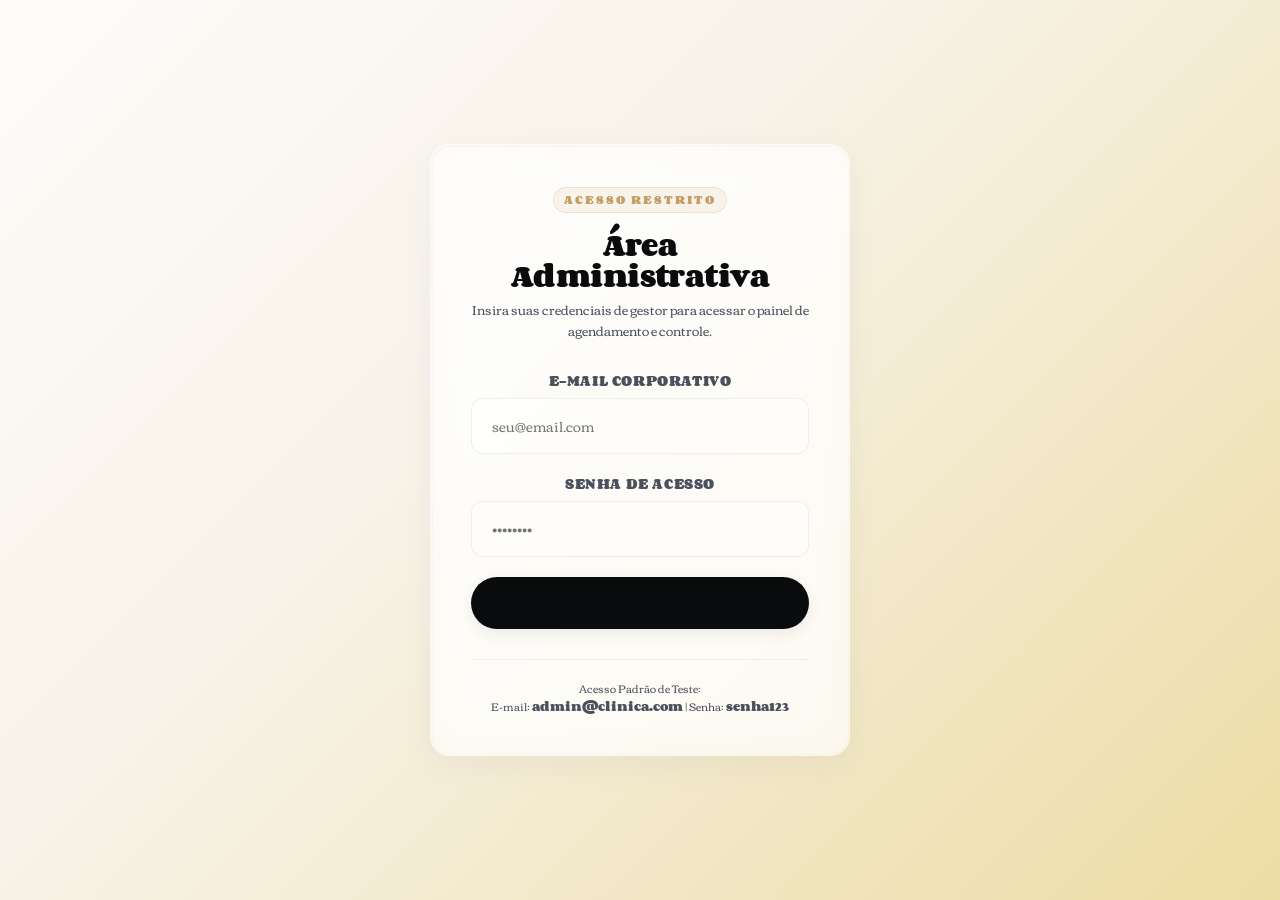
<file: admin.html>
<!DOCTYPE html>
<html lang="pt-BR">
<head>
    <meta charset="UTF-8">
    <meta name="viewport" content="width=device-width, initial-scale=1.0">
    <title>Painel Administrativo - Seu Site</title>
    <!-- Google Fonts: Outfit (luxury headings) and Inter (body content) -->
    <link rel="preconnect" href="https://fonts.googleapis.com">
    <link rel="preconnect" href="https://fonts.gstatic.com" crossorigin>
    <link href="https://fonts.googleapis.com/css2?family=Inter:wght@300;400;500;600;700&family=Outfit:wght@300;400;500;600;700;800&family=Corben:wght@400;700&display=swap" rel="stylesheet">
    <link rel="stylesheet" href="style.css">
    <link rel="stylesheet" href="admin.css">
</head>
<body data-theme="light">
    <!-- Liquid Glass SVG filter definitions -->
    <svg style="position: absolute; width: 0; height: 0; pointer-events: none;" xmlns="http://www.w3.org/2000/svg">
        <defs>
            <filter id="liquid-glass-filter">
                <feTurbulence type="fractalNoise" baseFrequency="0.015" numOctaves="3" result="noise" seed="5"></feTurbulence>
                <feDisplacementMap in="SourceGraphic" in2="noise" scale="8" xChannelSelector="R" yChannelSelector="G"></feDisplacementMap>
            </filter>
        </defs>
    </svg>

    <!-- Morphing Background Glass Sculptures -->
    <div class="glass-sculpture sculpture-1"></div>
    <div class="glass-sculpture sculpture-2"></div>
    <div class="glass-sculpture sculpture-3"></div>

    <div class="admin-container">
        <!-- 1. LOGIN GATE -->
        <div id="login-gate" class="login-gate glass-panel">
            <span class="admin-tag">Acesso Restrito</span>
            <h2>Área Administrativa</h2>
            <p class="login-desc">Insira suas credenciais de gestor para acessar o painel de agendamento e controle.</p>

            <form id="login-form" onsubmit="handleLogin(event)">
                <div class="input-group">
                    <label for="login-email">E-mail Corporativo</label>
                    <input type="email" id="login-email" required placeholder="seu@email.com">
                </div>
                <div class="input-group">
                    <label for="login-password">Senha de Acesso</label>
                    <input type="password" id="login-password" required placeholder="••••••••">
                </div>
                <button type="submit" class="btn-primary full-width">
                    <span>Entrar no Painel</span>
                </button>
            </form>
            <p id="login-error-message" class="error-text" style="display: none;">E-mail ou senha incorretos. Tente novamente.</p>
            
            <div class="login-footer">
                <p>Acesso Padrão de Teste:<br>E-mail: <strong>admin@clinica.com</strong> | Senha: <strong>senha123</strong></p>
            </div>
        </div>

        <!-- 2. MAIN ADMIN DASHBOARD -->
        <div id="admin-dashboard" class="admin-dashboard" style="display: none;">
            <!-- Upper Navigation Navbar -->
            <header class="admin-header glass-panel">
                <div class="admin-logo-area">
                    <span class="logo-circle"></span>
                    <h1>Seu Site <span class="logo-sub">Painel</span></h1>
                </div>
                <div class="admin-user-profile">
                    <div class="user-avatar" id="header-avatar">A</div>
                    <div class="user-info-text">
                        <span class="user-name" id="header-username">Administrador</span>
                        <span class="user-role">Gestor Clínico</span>
                    </div>
                    <button class="btn-logout" onclick="handleLogout()">Sair</button>
                </div>
            </header>

            <!-- Dashboard Columns Layout -->
            <div class="admin-layout">
                <!-- Sidebar Menu Tabs -->
                <aside class="admin-sidebar glass-panel">
                    <nav class="sidebar-nav">
                        <button class="sidebar-tab-btn active" id="btn-tab-prices" onclick="switchTab('prices')">
                            <span class="nav-icon">💵</span> Valores & FAQ
                        </button>
                        <button class="sidebar-tab-btn" id="btn-tab-slots" onclick="switchTab('slots')">
                            <span class="nav-icon">📅</span> Agenda & Horários
                        </button>
                        <button class="sidebar-tab-btn" id="btn-tab-bookings" onclick="switchTab('bookings')">
                            <span class="nav-icon">📋</span> Agendamentos
                        </button>
                        <button class="sidebar-tab-btn" id="btn-tab-managers" onclick="switchTab('managers')">
                            <span class="nav-icon">👥</span> Gestores
                        </button>
                    </nav>
                </aside>

                <!-- Content Area -->
                <main class="admin-main-content">
                    <!-- Tab 1: Prices & FAQ -->
                    <div class="tab-content active glass-panel" id="tab-prices">
                        <span class="content-tag">Ajustes Rápidos</span>
                        <h2>Valores dos Serviços</h2>
                        <p class="section-desc">Edite os custos mínimos de cada procedimento. O Chatbot AI e o Agendador serão atualizados instantaneamente.</p>
                        
                        <div class="admin-form-grid">
                            <div class="input-group">
                                <label for="input-price-harmonizacao">Preço Mínimo: Harmonização Facial (R$)</label>
                                <input type="number" id="input-price-harmonizacao" min="0" onchange="savePrices()">
                            </div>
                            <div class="input-group">
                                <label for="input-price-corporal">Preço Mínimo: Tratamentos Corporais (R$)</label>
                                <input type="number" id="input-price-corporal" min="0" onchange="savePrices()">
                            </div>
                            <div class="input-group">
                                <label for="input-price-rejuvenescimento">Preço Mínimo: Rejuvenescimento Facial (R$)</label>
                                <input type="number" id="input-price-rejuvenescimento" min="0" onchange="savePrices()">
                            </div>
                        </div>

                        <h2 style="margin-top: 40px;">FAQ do Assistente Virtual</h2>
                        <p class="section-desc">Configure as respostas que a I.A do site dará aos clientes sobre informações gerais.</p>

                        <div class="input-group">
                            <label for="input-faq-address">Onde fica a clínica? (Endereço completo)</label>
                            <textarea id="input-faq-address" rows="3" onchange="saveFAQ()"></textarea>
                        </div>
                        <div class="input-group">
                            <label for="input-faq-return">Como funciona a consulta de retorno e retoques?</label>
                            <textarea id="input-faq-return" rows="3" onchange="saveFAQ()"></textarea>
                        </div>
                    </div>

                    <!-- Tab 2: Availability Calendar -->
                    <div class="tab-content glass-panel" id="tab-slots">
                        <span class="content-tag">Planejamento</span>
                        <h2>Gerenciar Disponibilidade</h2>
                        <p class="section-desc">Selecione os dias da semana e horários padrões que a clínica disponibilizará para agendamentos automáticos.</p>

                        <h3 class="subsection-title">Dias de Atendimento</h3>
                        <div class="days-checkbox-container">
                            <label class="day-checkbox-label"><input type="checkbox" id="chk-day-1" onchange="saveAvailability()"> Segunda-Feira</label>
                            <label class="day-checkbox-label"><input type="checkbox" id="chk-day-2" onchange="saveAvailability()"> Terça-Feira</label>
                            <label class="day-checkbox-label"><input type="checkbox" id="chk-day-3" onchange="saveAvailability()"> Quarta-Feira</label>
                            <label class="day-checkbox-label"><input type="checkbox" id="chk-day-4" onchange="saveAvailability()"> Quinta-Feira</label>
                            <label class="day-checkbox-label"><input type="checkbox" id="chk-day-5" onchange="saveAvailability()"> Sexta-Feira</label>
                            <label class="day-checkbox-label"><input type="checkbox" id="chk-day-6" onchange="saveAvailability()"> Sábado</label>
                        </div>

                        <h3 class="subsection-title" style="margin-top: 32px;">Horários Disponíveis</h3>
                        <p class="section-desc" style="margin-bottom: 16px;">Assinale os horários padrões que ficarão disponíveis para escolha do cliente:</p>
                        
                        <div class="hours-grid-list" id="hours-grid-container">
                            <!-- Hours list will be dynamically rendered here -->
                        </div>
                    </div>

                    <!-- Tab 3: Active Client Bookings -->
                    <div class="tab-content glass-panel" id="tab-bookings">
                        <span class="content-tag">Reservas</span>
                        <h2>Agendamentos Efetuados</h2>
                        <p class="section-desc">Lista detalhada de reservas e consultas marcadas pelos clientes diretamente pelo site.</p>

                        <div class="bookings-list-table" id="bookings-list-container">
                            <!-- Active bookings will render here -->
                        </div>
                    </div>

                    <!-- Tab 4: Managers & Administrators Management -->
                    <div class="tab-content glass-panel" id="tab-managers">
                        <span class="content-tag">Segurança</span>
                        <h2>Gerenciamento de Gestores</h2>
                        <p class="section-desc">Adicione ou remova profissionais autorizados a alterar preços, horários e visualizar os agendamentos da clínica.</p>

                        <div class="managers-layout">
                            <!-- New Manager Form -->
                            <div class="manager-form-panel glass-panel">
                                <h3>Adicionar Novo Gestor</h3>
                                <form id="add-manager-form" onsubmit="addManager(event)">
                                    <div class="input-group">
                                        <label for="new-manager-name">Nome Completo</label>
                                        <input type="text" id="new-manager-name" required placeholder="Nome do Gestor">
                                    </div>
                                    <div class="input-group">
                                        <label for="new-manager-email">E-mail de Login</label>
                                        <input type="email" id="new-manager-email" required placeholder="email@clinica.com">
                                    </div>
                                    <div class="input-group">
                                        <label for="new-manager-password">Senha Provisória</label>
                                        <input type="password" id="new-manager-password" required placeholder="Mínimo 6 caracteres" minlength="6">
                                    </div>
                                    <button type="submit" class="btn-primary full-width" style="margin-top: 12px;">
                                        <span>Cadastrar Gestor</span>
                                    </button>
                                </form>
                                <p id="add-manager-error" class="error-text" style="display: none; margin-top: 8px; font-size: 11px;"></p>
                            </div>

                            <!-- Active Managers List -->
                            <div class="managers-list-panel">
                                <h3>Gestores Ativos</h3>
                                <div class="managers-grid" id="managers-list-container">
                                    <!-- Rendered dynamically -->
                                </div>
                            </div>
                        </div>
                    </div>
                </main>
            </div>
        </div>
    </div>

    <!-- Background overlay light leak flare animation -->
    <div class="light-leak-overlay"></div>

    <script src="admin.js"></script>
</body>
</html>
</file>
<file: style.css>
/* ==========================================================================
   PREMIUM REFRACTIVE DESIGN SYSTEM
   ========================================================================== */

/* Design Tokens & Theme Variables */
:root {
    /* Fonts */
    --font-primary: 'Corben', serif;
    --font-heading: 'Corben', serif;

    /* Transition Curves */
    --transition-smooth: all 0.6s cubic-bezier(0.16, 1, 0.3, 1);
    --transition-bounce: all 0.8s cubic-bezier(0.34, 1.56, 0.64, 1);

    /* Light Theme (Pearlescent Gold & Alabaster) */
    --bg-main: linear-gradient(to bottom, #fefbfa 0%, #faf1dc 30%, #f3e6c0 60%, #eadca5 100%);
    --color-text-primary: #0a0b0d; /* Obsidian text color satisfying WCAG */
    --color-text-secondary: #4a505c;
    --color-accent: #c49d67; /* Warm Coppery Champagne Gold */
    --color-accent-hover: #b08752;
    --color-glass-bg: rgba(255, 255, 255, 0.28);
    --color-glass-border: rgba(0, 0, 0, 0.04);
    --color-glass-inner-glow: rgba(255, 255, 255, 0.9);
    --color-shadow: rgba(0, 0, 0, 0.03);
    
    /* Refraction (Prism Border Gradient with warmer copper undertones) */
    --prism-gradient: linear-gradient(135deg, 
        rgba(210, 150, 90, 0.3) 0%, 
        rgba(132, 172, 219, 0.2) 25%, 
        rgba(240, 180, 140, 0.3) 50%, 
        rgba(142, 209, 188, 0.2) 75%, 
        rgba(210, 150, 90, 0.3) 100%
    );
    --btn-glass-gradient: linear-gradient(135deg, rgba(255, 255, 255, 0.4), rgba(255, 255, 255, 0.15));
    --aura-1: rgba(210, 140, 80, 0.15); /* Copper Light Flare */
    --aura-2: rgba(132, 172, 219, 0.1);  /* Cool Balance */
    --aura-3: rgba(240, 190, 140, 0.09); /* Soft Vanilla Glow */
}

/* Midnight Obsidian Theme Override */
body[data-theme="dark"] {
    --bg-main: linear-gradient(135deg, #07080a 0%, #0d0f13 50%, #14171d 100%);
    --color-text-primary: #fafafc; /* Radiant light text */
    --color-text-secondary: #9fa6b5;
    --color-accent: #e6c587; /* Radiant Gold */
    --color-accent-hover: #ffd99e;
    --color-glass-bg: rgba(13, 16, 22, 0.45);
    --color-glass-border: rgba(255, 255, 255, 0.05);
    --color-glass-inner-glow: rgba(255, 255, 255, 0.05);
    --color-shadow: rgba(0, 0, 0, 0.3);

    /* Dark theme Refraction */
    --prism-gradient: linear-gradient(135deg, 
        rgba(230, 197, 135, 0.35) 0%, 
        rgba(110, 150, 200, 0.3) 30%, 
        rgba(190, 120, 190, 0.3) 60%, 
        rgba(100, 190, 160, 0.3) 80%, 
        rgba(230, 197, 135, 0.35) 100%
    );
    --btn-glass-gradient: linear-gradient(135deg, rgba(255, 255, 255, 0.08), rgba(255, 255, 255, 0.02));
    --aura-1: rgba(230, 197, 135, 0.08);
    --aura-2: rgba(110, 150, 200, 0.08);
    --aura-3: rgba(190, 120, 190, 0.06);
}

/* Base Styles */
* {
    margin: 0;
    padding: 0;
    box-sizing: border-box;
    scroll-behavior: smooth;
}

body {
    font-family: var(--font-primary);
    color: var(--color-text-primary);
    background: var(--bg-main);
    background-attachment: local;
    background-repeat: no-repeat;
    overflow-x: hidden;
    min-height: 100vh;
    transition: background 0.8s ease, color 0.5s ease;
    line-height: 1.6;
}

h1, h2, h3, h4 {
    font-family: var(--font-heading);
    font-weight: 600;
    letter-spacing: -0.02em;
    line-height: 1.2;
}

a {
    text-decoration: none;
    color: inherit;
}

/* Hide SVG filters but keep functional */
.svg-filters {
    position: absolute;
    width: 0;
    height: 0;
    pointer-events: none;
}

/* Ambient Aura Lights (Luxury glows in background) */
.ambient-aura {
    position: absolute;
    border-radius: 50%;
    filter: blur(140px);
    z-index: -100;
    pointer-events: none;
    transition: background 0.8s ease;
}

#aura-1 {
    width: 600px;
    height: 600px;
    background: var(--aura-1);
    top: -100px;
    right: -100px;
}

#aura-2 {
    width: 500px;
    height: 500px;
    background: var(--aura-2);
    top: 40%;
    left: -150px;
}

#aura-3 {
    width: 700px;
    height: 700px;
    background: var(--aura-3);
    bottom: -100px;
    right: 10%;
}

/* ==========================================================================
   GLASS PANEL DESIGN SYSTEM
   ========================================================================== */

.glass-panel {
    position: relative;
    border-radius: 24px;
    z-index: 1;
    box-shadow: 
        0 12px 40px var(--color-shadow),
        inset 1px 1px 1px var(--color-glass-inner-glow),
        inset -1px -1px 1px rgba(0, 0, 0, 0.02);
    transition: var(--transition-smooth);
}

/* Backdrop-filter isolated in ::before to prevent text distortion */
.glass-panel::before {
    content: '';
    position: absolute;
    inset: 0;
    border-radius: inherit;
    background: var(--color-glass-bg);
    backdrop-filter: blur(20px);
    -webkit-backdrop-filter: blur(20px);
    z-index: -10;
    pointer-events: none;
}

/* Refractive Chromatic Border (Prism Effect) */
.glass-panel::after {
    content: '';
    position: absolute;
    inset: 0;
    border-radius: inherit;
    padding: 1.5px;
    background: var(--prism-gradient);
    -webkit-mask: linear-gradient(#fff 0 0) content-box, linear-gradient(#fff 0 0);
    -webkit-mask-composite: xor;
    mask-composite: exclude;
    pointer-events: none;
    z-index: 20;
    opacity: 0.22;
    transition: var(--transition-smooth);
}

.glass-panel:hover::after {
    opacity: 0.45;
}

/* ==========================================================================
   BUTTONS & ACTIONS
   ========================================================================== */

/* Premium CTA Button (Liquid Glass feel on hover) */
.btn-primary {
    position: relative;
    display: inline-flex;
    align-items: center;
    justify-content: center;
    padding: 14px 28px;
    border-radius: 50px;
    background: var(--color-text-primary);
    color: var(--bg-main);
    font-family: var(--font-heading);
    font-weight: 500;
    overflow: hidden;
    border: none;
    cursor: pointer;
    box-shadow: 0 4px 15px rgba(0, 0, 0, 0.08);
    transition: var(--transition-smooth);
    z-index: 1;
}

.btn-primary span {
    position: relative;
    z-index: 5;
    transition: var(--transition-smooth);
}

.btn-primary::before {
    content: '';
    position: absolute;
    inset: 0;
    background: var(--color-accent);
    transform: scaleX(0);
    transform-origin: right;
    transition: transform 0.6s cubic-bezier(0.16, 1, 0.3, 1);
    z-index: -1;
}

.btn-primary:hover {
    box-shadow: 0 8px 25px rgba(0, 0, 0, 0.15);
    color: #fff;
    transform: translateY(-2px);
}

.btn-primary:hover::before {
    transform: scaleX(1);
    transform-origin: left;
}

.btn-primary:active {
    transform: translateY(0);
}

/* Secondary Button with Refraction */
.btn-secondary {
    position: relative;
    display: inline-flex;
    align-items: center;
    justify-content: center;
    padding: 14px 28px;
    font-family: var(--font-heading);
    font-weight: 500;
    color: var(--color-text-primary);
    cursor: pointer;
    border: none;
    transition: var(--transition-smooth);
}

.btn-secondary::before {
    background: var(--btn-glass-gradient);
    backdrop-filter: blur(10px);
    -webkit-backdrop-filter: blur(10px);
}

.btn-secondary:hover {
    transform: translateY(-2px);
}

.btn-secondary:hover::after {
    opacity: 0.45;
}

.full-width {
    width: 100%;
}

.text-center {
    text-align: center;
}

/* ==========================================================================
   HEADER NAVIGATION
   ========================================================================== */

.main-header {
    position: fixed;
    top: 24px;
    left: 5%;
    width: 90%;
    height: 76px;
    border-radius: 40px;
    z-index: 1000;
    transition: var(--transition-smooth);
}

.main-header::before {
    backdrop-filter: blur(16px);
    -webkit-backdrop-filter: blur(16px);
}

.header-container {
    display: flex;
    justify-content: space-between;
    align-items: center;
    height: 100%;
    padding: 0 32px;
}

.logo {
    display: flex;
    flex-direction: column;
}

.logo-title {
    font-family: var(--font-heading);
    font-size: 20px;
    font-weight: 700;
    letter-spacing: 0.05em;
    color: var(--color-text-primary);
    line-height: 1.1;
}

.logo-subtitle {
    font-size: 9px;
    font-weight: 400;
    letter-spacing: 0.28em;
    color: var(--color-accent);
    margin-top: 2px;
}

.nav-menu {
    display: flex;
    gap: 32px;
}

.nav-link {
    font-family: var(--font-heading);
    font-size: 15px;
    font-weight: 500;
    color: var(--color-text-secondary);
    position: relative;
    padding: 6px 0;
    transition: color 0.3s ease;
}

.nav-link::after {
    content: '';
    position: absolute;
    bottom: 0;
    left: 0;
    width: 100%;
    height: 1.5px;
    background: var(--color-accent);
    transform: scaleX(0);
    transform-origin: right;
    transition: transform 0.4s cubic-bezier(0.16, 1, 0.3, 1);
}

.nav-link:hover {
    color: var(--color-text-primary);
}

.nav-link:hover::after,
.nav-link.active::after {
    transform: scaleX(1);
    transform-origin: left;
}

.nav-link.active {
    color: var(--color-text-primary);
}

.header-actions {
    display: flex;
    align-items: center;
    gap: 16px;
}

/* Theme Toggle slider button */
.theme-toggle-btn {
    width: 44px;
    height: 44px;
    border-radius: 50%;
    border: none;
    cursor: pointer;
    display: flex;
    align-items: center;
    justify-content: center;
    color: var(--color-text-primary);
}

.theme-toggle-btn::before {
    background: var(--btn-glass-gradient);
    backdrop-filter: blur(8px);
    -webkit-backdrop-filter: blur(8px);
}

.theme-toggle-btn .toggle-icon {
    position: absolute;
    display: flex;
    align-items: center;
    justify-content: center;
    transition: transform 0.5s cubic-bezier(0.34, 1.56, 0.64, 1), opacity 0.4s ease;
}

body[data-theme="light"] .theme-toggle-btn .sun {
    transform: rotate(0) scale(1);
    opacity: 1;
}

body[data-theme="light"] .theme-toggle-btn .moon {
    transform: rotate(90deg) scale(0);
    opacity: 0;
}

body[data-theme="dark"] .theme-toggle-btn .sun {
    transform: rotate(-90deg) scale(0);
    opacity: 0;
}

body[data-theme="dark"] .theme-toggle-btn .moon {
    transform: rotate(0) scale(1);
    opacity: 1;
}

.mobile-menu-toggle {
    display: none;
    flex-direction: column;
    gap: 5px;
    width: 30px;
    background: none;
    border: none;
    cursor: pointer;
}

.mobile-menu-toggle span {
    width: 100%;
    height: 2px;
    background: var(--color-text-primary);
    transition: var(--transition-smooth);
}

/* ==========================================================================
   HERO SECTION & LIQUID SCULPTURE
   ========================================================================== */

.hero-section {
    position: relative;
    padding-top: 160px;
    padding-bottom: 80px;
    min-height: 90vh;
    display: flex;
    align-items: center;
    overflow: hidden;
}

.hero-section::before {
    content: '';
    position: absolute;
    inset: 0;
    background: linear-gradient(125deg, 
        rgba(255, 255, 255, 0) 30%, 
        rgba(210, 140, 80, 0.09) 50%, 
        rgba(240, 190, 140, 0.06) 70%, 
        rgba(255, 255, 255, 0) 90%
    );
    background-size: 200% 200%;
    animation: lightLeak 12s ease infinite alternate;
    pointer-events: none;
    z-index: 2;
    mix-blend-mode: screen;
}

@keyframes lightLeak {
    0% { background-position: 0% 50%; opacity: 0.5; }
    100% { background-position: 100% 50%; opacity: 0.9; }
}

.hero-container {
    width: 90%;
    max-width: 1200px;
    margin: 0 auto;
    display: grid;
    grid-template-columns: 1.2fr 1fr;
    gap: 60px;
    align-items: center;
}

.hero-content {
    display: flex;
    flex-direction: column;
    align-items: flex-start;
}

.badge {
    padding: 6px 16px;
    border-radius: 50px;
    font-size: 13px;
    font-weight: 600;
    text-transform: uppercase;
    letter-spacing: 0.1em;
    color: var(--color-accent);
    margin-bottom: 24px;
}

.badge::before {
    background: var(--color-glass-bg);
}

.hero-title {
    font-size: 54px;
    font-weight: 700;
    line-height: 1.15;
    margin-bottom: 24px;
}

/* Chrome/Lux gradient text */
.text-gradient {
    background: linear-gradient(135deg, var(--color-accent) 0%, #aa8c55 50%, var(--color-text-primary) 100%);
    -webkit-background-clip: text;
    -webkit-text-fill-color: transparent;
    background-clip: text;
}

.hero-description {
    font-size: 18px;
    color: var(--color-text-secondary);
    margin-bottom: 40px;
    max-width: 520px;
}

.hero-actions {
    display: flex;
    gap: 20px;
}

/* Interactive hero visual alignment */
.hero-visual {
    position: relative;
    display: flex;
    justify-content: center;
    align-items: center;
    height: 520px;
    width: 100%;
}

.image-wrapper {
    position: relative;
    width: 80%;
    height: 100%;
    border-radius: 32px;
    overflow: visible;
    z-index: 10;
}

.hero-doctor-img {
    width: 100%;
    height: 100%;
    object-fit: cover;
    border-radius: 32px;
    box-shadow: 0 20px 50px rgba(0,0,0,0.1);
    transition: var(--transition-smooth);
}

/* Floating Glass Overlay plates on Doctor Image */
.floating-glass {
    position: absolute;
    width: 200px;
    padding: 16px 20px;
    backdrop-filter: blur(12px) url("#liquid-glass-filter");
    -webkit-backdrop-filter: blur(12px) url("#liquid-glass-filter");
    z-index: 30;
    animation: floatingPlate 6s ease-in-out infinite alternate;
}

.glass-plate-1 {
    top: 20%;
    left: -40px;
    animation-delay: 0s;
}

.glass-plate-2 {
    bottom: 15%;
    right: -40px;
    animation-delay: -3s;
}

.glass-inner {
    display: flex;
    flex-direction: column;
}

.glass-number {
    font-family: var(--font-heading);
    font-size: 24px;
    font-weight: 700;
    color: var(--color-accent);
}

.glass-label {
    font-size: 12px;
    font-weight: 500;
    color: var(--color-text-primary);
    margin-top: 4px;
}

/* Morphing Liquid Glass Sculpture */
.sculpture-container {
    position: absolute;
    width: 110%;
    height: 110%;
    z-index: 1;
    pointer-events: none;
}

.liquid-sculpture {
    position: absolute;
    inset: 10%;
    background: conic-gradient(from 180deg at 50% 50%, 
        rgba(197, 160, 89, 0.45) 0deg, 
        rgba(132, 172, 219, 0.4) 120deg, 
        rgba(214, 152, 179, 0.45) 240deg, 
        rgba(197, 160, 89, 0.45) 360deg
    );
    border-radius: 60% 40% 30% 70% / 60% 30% 70% 40%;
    filter: blur(40px);
    opacity: 0.7;
    animation: morphingSculpture 12s infinite alternate ease-in-out;
}

#sculpture-layer-2 {
    inset: 5%;
    background: radial-gradient(circle, rgba(255, 255, 255, 0.8) 0%, rgba(255, 255, 255, 0) 70%);
    opacity: 0.6;
    animation: morphingSculpture 8s infinite alternate-reverse ease-in-out;
}

#sculpture-layer-3 {
    inset: 12%;
    border: 3px solid rgba(255, 255, 255, 0.4);
    filter: blur(4px) url("#liquid-glass-filter");
    animation: morphingSculpture 16s infinite alternate ease-in-out;
}

/* Animations */
@keyframes floatingPlate {
    0% { transform: translateY(0) rotate(0deg); }
    100% { transform: translateY(-15px) rotate(2deg); }
}

@keyframes morphingSculpture {
    0% {
        border-radius: 60% 40% 30% 70% / 60% 30% 70% 40%;
        transform: rotate(0deg) scale(1);
    }
    50% {
        border-radius: 40% 60% 50% 50% / 40% 60% 40% 60%;
        transform: rotate(180deg) scale(1.08);
    }
    100% {
        border-radius: 50% 50% 70% 30% / 50% 30% 60% 50%;
        transform: rotate(360deg) scale(0.95);
    }
}

/* ==========================================================================
   SPECIALTIES GRID WITH SIBLING DIMMING & 3D TILT
   ========================================================================== */

.specialties-section {
    padding: 100px 5%;
    max-width: 1200px;
    margin: 0 auto;
}

.section-header {
    text-align: center;
    margin-bottom: 60px;
}

.section-title {
    font-size: 40px;
    font-weight: 700;
    margin-bottom: 16px;
}

.section-subtitle {
    font-size: 16px;
    color: var(--color-text-secondary);
    max-width: 600px;
    margin: 0 auto;
}

.grid-container {
    display: grid;
    grid-template-columns: repeat(3, 1fr);
    gap: 32px;
}

.grid-col {
    perspective: 1000px;
    height: 100%;
}

.card {
    height: 100%;
    display: flex;
    flex-direction: column;
    overflow: hidden;
    cursor: pointer;
    transform-style: preserve-3d;
    transform: perspective(1000px) rotateX(0) rotateY(0) scale(1);
    transition: transform 0.5s cubic-bezier(0.16, 1, 0.3, 1), opacity 0.5s ease, filter 0.5s ease;
}

/* Sibling Dimming Action (defined in skill CSS) */
.grid-container:hover .card {
    opacity: 0.45;
    transform: scale(0.96);
    filter: blur(0.5px);
}

.grid-container .card:hover {
    opacity: 1;
    filter: none;
    transform: scale(1.02);
}

/* Spotlight radial overlay tracked by JavaScript */
.card-glow {
    position: absolute;
    inset: 0;
    background: radial-gradient(circle 200px at var(--mouse-x, 50%) var(--mouse-y, 50%), 
        rgba(255, 255, 255, 0.15), 
        transparent 80%
    );
    z-index: 5;
    pointer-events: none;
    mix-blend-mode: overlay;
    opacity: 0;
    transition: opacity 0.4s ease;
}

.card:hover .card-glow {
    opacity: 1;
}

.card-img-container {
    position: relative;
    width: 100%;
    height: 240px;
    overflow: hidden;
}

.card-img {
    width: 100%;
    height: 100%;
    object-fit: cover;
    transition: transform 1.2s cubic-bezier(0.16, 1, 0.3, 1);
}

.card-overlay {
    position: absolute;
    inset: 0;
    background: linear-gradient(to bottom, transparent 40%, rgba(0,0,0,0.4) 100%);
    opacity: 0.6;
}

.card:hover .card-img {
    transform: scale(1.08);
}

.card-content {
    padding: 32px;
    display: flex;
    flex-direction: column;
    flex-grow: 1;
    z-index: 10;
}

.card-icon {
    width: 48px;
    height: 48px;
    border-radius: 12px;
    background: rgba(197, 160, 89, 0.1);
    color: var(--color-accent);
    display: flex;
    align-items: center;
    justify-content: center;
    margin-bottom: 24px;
    transition: var(--transition-smooth);
}

.card:hover .card-icon {
    background: var(--color-accent);
    color: #fff;
    transform: scale(1.1) translateZ(20px);
}

.card-title {
    font-size: 22px;
    margin-bottom: 12px;
    transition: var(--transition-smooth);
}

.card:hover .card-title {
    transform: translateZ(15px);
}

.card-description {
    font-size: 14px;
    color: var(--color-text-secondary);
    margin-bottom: 24px;
    flex-grow: 1;
}

.card-btn {
    background: none;
    border: none;
    font-family: var(--font-heading);
    font-size: 15px;
    font-weight: 600;
    color: var(--color-accent);
    cursor: pointer;
    display: inline-flex;
    align-items: center;
    gap: 8px;
    align-self: flex-start;
    transition: var(--transition-smooth);
}

.card-btn .arrow {
    transition: transform 0.3s ease;
}

.card:hover .card-btn .arrow {
    transform: translateX(5px);
}

/* ==========================================================================
   DIAGNOSTIC SIMULATOR SECTION
   ========================================================================== */

.diagnostic-section {
    padding: 60px 5%;
    max-width: 1200px;
    margin: 0 auto;
}

.diagnostic-container {
    padding: 60px;
    border-radius: 32px;
}

.diagnostic-container::before {
    backdrop-filter: blur(24px);
    -webkit-backdrop-filter: blur(24px);
}

.diagnostic-header {
    text-align: center;
    margin-bottom: 48px;
}

.section-tag {
    font-size: 13px;
    font-weight: 700;
    text-transform: uppercase;
    letter-spacing: 0.1em;
    margin-bottom: 12px;
    display: block;
}

.diagnostic-header h2 {
    font-size: 36px;
    margin-bottom: 12px;
}

.diagnostic-header p {
    color: var(--color-text-secondary);
    max-width: 550px;
    margin: 0 auto;
}

.simulator-grid {
    display: grid;
    grid-template-columns: 1.2fr 1fr;
    gap: 60px;
    align-items: center;
}

.simulator-controls {
    display: flex;
    flex-direction: column;
    gap: 32px;
}

.control-group {
    display: flex;
    flex-direction: column;
}

.control-label-wrapper {
    display: flex;
    justify-content: space-between;
    font-family: var(--font-heading);
    font-weight: 600;
    margin-bottom: 12px;
}

.control-label {
    font-size: 16px;
}

.control-value {
    color: var(--color-accent);
}

/* Custom premium range slider */
.luxury-range {
    -webkit-appearance: none;
    width: 100%;
    height: 6px;
    border-radius: 3px;
    background: rgba(0, 0, 0, 0.06);
    outline: none;
    transition: background 0.3s ease;
}

body[data-theme="dark"] .luxury-range {
    background: rgba(255, 255, 255, 0.08);
}

.luxury-range::-webkit-slider-thumb {
    -webkit-appearance: none;
    appearance: none;
    width: 22px;
    height: 22px;
    border-radius: 50%;
    background: var(--color-text-primary);
    border: 3px solid var(--bg-main);
    cursor: pointer;
    box-shadow: 0 3px 8px rgba(0,0,0,0.15);
    transition: var(--transition-smooth);
}

.luxury-range::-webkit-slider-thumb:hover {
    transform: scale(1.2);
    background: var(--color-accent);
}

.slider-ticks {
    display: flex;
    justify-content: space-between;
    font-size: 11px;
    color: var(--color-text-secondary);
    margin-top: 8px;
}

/* Preview result panel styling */
.simulator-preview {
    padding: 40px;
    border-radius: 24px;
    position: relative;
    overflow: hidden;
}

.simulator-preview::before {
    background: rgba(255, 255, 255, 0.15);
    backdrop-filter: blur(16px);
    -webkit-backdrop-filter: blur(16px);
}

body[data-theme="dark"] .simulator-preview::before {
    background: rgba(255, 255, 255, 0.02);
}

.preview-glow {
    position: absolute;
    top: -50%;
    left: -50%;
    width: 200%;
    height: 200%;
    background: radial-gradient(circle, rgba(197,160,89,0.06) 0%, transparent 60%);
    pointer-events: none;
}

.preview-content {
    position: relative;
    z-index: 10;
}

.preview-content h3 {
    font-size: 22px;
    margin-bottom: 8px;
}

.preview-intro {
    font-size: 13px;
    color: var(--color-text-secondary);
    margin-bottom: 24px;
}

.treatment-results {
    margin-bottom: 32px;
    min-height: 120px;
}

.result-item {
    animation: fadeInResult 0.5s ease forwards;
}

@keyframes fadeInResult {
    from { opacity: 0; transform: translateY(10px); }
    to { opacity: 1; transform: translateY(0); }
}

.result-item h4 {
    font-size: 18px;
    color: var(--color-accent);
    margin-bottom: 8px;
}

.result-item p {
    font-size: 14px;
    color: var(--color-text-secondary);
}

/* ==========================================================================
   ABOUT & CLINIC PHILOSOPHY
   ========================================================================== */

.about-section {
    padding: 100px 5%;
    max-width: 1200px;
    margin: 0 auto;
}

.about-container {
    display: grid;
    grid-template-columns: 1fr 1.2fr;
    gap: 80px;
    align-items: center;
}

.about-image-wrapper {
    position: relative;
    height: 480px;
    width: 100%;
}

.about-glow {
    position: absolute;
    top: 10%;
    left: 10%;
    width: 80%;
    height: 80%;
    background: var(--prism-gradient);
    filter: blur(60px);
    z-index: 1;
    opacity: 0.5;
}

.about-glass-frame {
    position: relative;
    width: 100%;
    height: 100%;
    z-index: 5;
    display: flex;
    align-items: center;
    justify-content: center;
    padding: 40px;
}

.about-glass-frame::before {
    background: rgba(255, 255, 255, 0.12);
    backdrop-filter: blur(30px);
    -webkit-backdrop-filter: blur(30px);
}

.clinic-room-concept {
    display: flex;
    flex-direction: column;
    align-items: center;
    text-align: center;
}

.luxury-badge {
    padding: 8px 20px;
    border-radius: 50px;
    border: 1px solid rgba(197, 160, 89, 0.3);
    font-family: var(--font-heading);
    font-size: 11px;
    letter-spacing: 0.2em;
    color: var(--color-accent);
    margin-bottom: 32px;
}

.clinic-motto {
    font-family: var(--font-heading);
    font-size: 20px;
    font-style: italic;
    color: var(--color-text-primary);
    line-height: 1.5;
}

.about-text-content {
    display: flex;
    flex-direction: column;
}

.about-text-content h2 {
    font-size: 40px;
    margin-bottom: 24px;
}

.about-text-content p {
    font-size: 16px;
    color: var(--color-text-secondary);
    margin-bottom: 24px;
}

.pillars-grid {
    display: grid;
    grid-template-columns: 1fr;
    gap: 20px;
    margin-top: 16px;
}

.pillar-item {
    display: flex;
    gap: 16px;
    align-items: flex-start;
}

.pillar-icon {
    width: 24px;
    height: 24px;
    border-radius: 50%;
    background: var(--color-accent);
    color: #fff;
    display: flex;
    align-items: center;
    justify-content: center;
    font-size: 12px;
    flex-shrink: 0;
}

.pillar-text strong {
    font-family: var(--font-heading);
    font-size: 16px;
    display: block;
    margin-bottom: 4px;
}

.pillar-text p {
    font-size: 13px;
    color: var(--color-text-secondary);
    margin-bottom: 0;
}

/* ==========================================================================
   CONTACT SECTION & INTERACTIVE FORM
   ========================================================================== */

.contact-section {
    padding: 100px 5%;
    max-width: 1200px;
    margin: 0 auto 60px auto;
}

.contact-container {
    display: grid;
    grid-template-columns: 1fr 1.2fr;
    gap: 48px;
}

.contact-info-panel {
    padding: 48px;
    display: flex;
    flex-direction: column;
}

.contact-info-panel h2 {
    font-size: 32px;
    margin-bottom: 16px;
}

.contact-info-panel > p {
    color: var(--color-text-secondary);
    margin-bottom: 40px;
}

.contact-details {
    display: flex;
    flex-direction: column;
    gap: 28px;
    flex-grow: 1;
}

.detail-item {
    display: flex;
    gap: 16px;
}

.detail-icon {
    width: 44px;
    height: 44px;
    border-radius: 50%;
    background: rgba(197,160,89,0.08);
    color: var(--color-accent);
    display: flex;
    align-items: center;
    justify-content: center;
    flex-shrink: 0;
}

.detail-item h4 {
    font-size: 16px;
    margin-bottom: 4px;
}

.detail-item p {
    font-size: 14px;
    color: var(--color-text-secondary);
}

.social-links {
    display: flex;
    gap: 12px;
    margin-top: 40px;
}

.social-btn {
    width: 40px;
    height: 40px;
    border-radius: 50%;
    display: flex;
    align-items: center;
    justify-content: center;
    font-size: 11px;
    font-weight: 700;
    color: var(--color-accent);
    transition: var(--transition-smooth);
}

.social-btn::before {
    background: var(--btn-glass-gradient);
}

.social-btn:hover {
    transform: translateY(-3px);
    color: var(--color-text-primary);
}

/* Contact form panel with glow */
.contact-form-panel {
    padding: 48px;
    position: relative;
    overflow: hidden;
}

.form-glow {
    position: absolute;
    bottom: -30%;
    right: -30%;
    width: 150px;
    height: 150px;
    background: var(--prism-gradient);
    filter: blur(40px);
    opacity: 0.4;
}

.contact-form-panel h3 {
    font-size: 24px;
    margin-bottom: 8px;
}

.contact-form-panel > p {
    font-size: 14px;
    color: var(--color-text-secondary);
    margin-bottom: 32px;
}

.input-group {
    display: flex;
    flex-direction: column;
    margin-bottom: 20px;
}

.input-group label {
    font-size: 12px;
    font-weight: 600;
    text-transform: uppercase;
    letter-spacing: 0.05em;
    color: var(--color-text-secondary);
    margin-bottom: 8px;
}

.input-group input,
.input-group select,
.input-group textarea {
    padding: 14px 20px;
    border-radius: 12px;
    border: 1px solid rgba(0,0,0,0.06);
    background: rgba(255,255,255,0.4);
    font-family: var(--font-primary);
    font-size: 14px;
    color: var(--color-text-primary);
    outline: none;
    transition: var(--transition-smooth);
}

body[data-theme="dark"] .input-group input,
body[data-theme="dark"] .input-group select,
body[data-theme="dark"] .input-group textarea {
    border: 1px solid rgba(255,255,255,0.06);
    background: rgba(0,0,0,0.2);
}

.input-group input:focus,
.input-group select:focus,
.input-group textarea:focus {
    border-color: var(--color-accent);
    background: rgba(255,255,255,0.9);
}

body[data-theme="dark"] .input-group input:focus,
body[data-theme="dark"] .input-group select:focus,
body[data-theme="dark"] .input-group textarea:focus {
    background: rgba(0,0,0,0.4);
}

.success-message {
    display: none;
    text-align: center;
    padding: 40px 0;
    animation: fadeInResult 0.5s ease forwards;
}

.success-icon {
    width: 60px;
    height: 60px;
    border-radius: 50%;
    background: rgba(46, 204, 113, 0.1);
    color: #2ecc71;
    display: inline-flex;
    align-items: center;
    justify-content: center;
    font-size: 24px;
    margin-bottom: 20px;
}

.success-message h4 {
    font-size: 20px;
    margin-bottom: 8px;
}

.success-message p {
    color: var(--color-text-secondary);
}

/* ==========================================================================
   FOOTER
   ========================================================================== */

.main-footer {
    padding: 40px 5%;
    border-top: 1px solid rgba(0,0,0,0.03);
    text-align: center;
    font-size: 13px;
    color: var(--color-text-secondary);
}

body[data-theme="dark"] .main-footer {
    border-top: 1px solid rgba(255,255,255,0.03);
}

/* ==========================================================================
   INTERACTIVE DRAWERS (GAVETAS DESLIZANTES)
   ========================================================================== */

.drawer-overlay {
    position: fixed;
    inset: 0;
    background: rgba(10, 11, 13, 0.2);
    backdrop-filter: blur(4px);
    -webkit-backdrop-filter: blur(4px);
    z-index: 1900;
    opacity: 0;
    pointer-events: none;
    transition: opacity 0.6s cubic-bezier(0.16, 1, 0.3, 1);
}

.drawer-overlay.active {
    opacity: 1;
    pointer-events: auto;
}

.drawer {
    position: fixed;
    top: 24px;
    right: 24px;
    bottom: 24px;
    width: 460px;
    max-width: calc(100vw - 48px);
    border-radius: 32px;
    z-index: 2000;
    transform: translateX(120%);
    transition: transform 0.8s cubic-bezier(0.16, 1, 0.3, 1);
    overflow-y: auto;
}

.drawer::before {
    background: rgba(255, 255, 255, 0.65);
    backdrop-filter: blur(30px);
    -webkit-backdrop-filter: blur(30px);
}

body[data-theme="dark"] .drawer::before {
    background: rgba(10, 13, 18, 0.65);
}

.drawer.active {
    transform: translateX(0);
}

.drawer-close {
    position: absolute;
    top: 24px;
    right: 24px;
    width: 36px;
    height: 36px;
    border-radius: 50%;
    border: none;
    background: rgba(0,0,0,0.04);
    color: var(--color-text-primary);
    cursor: pointer;
    font-size: 20px;
    display: flex;
    align-items: center;
    justify-content: center;
    transition: var(--transition-smooth);
    z-index: 100;
}

body[data-theme="dark"] .drawer-close {
    background: rgba(255,255,255,0.06);
}

.drawer-close:hover {
    background: var(--color-text-primary);
    color: var(--bg-main);
}

.drawer-content {
    padding: 40px;
}

.drawer-tag {
    font-size: 11px;
    font-weight: 700;
    text-transform: uppercase;
    letter-spacing: 0.1em;
    color: var(--color-accent);
    display: block;
    margin-bottom: 8px;
}

.drawer h2 {
    font-size: 28px;
    margin-bottom: 24px;
}

.drawer-img-container {
    width: 100%;
    height: 200px;
    border-radius: 16px;
    overflow: hidden;
    margin-bottom: 24px;
}

.drawer-img {
    width: 100%;
    height: 100%;
    object-fit: cover;
}

.drawer-intro {
    font-size: 15px;
    color: var(--color-text-primary);
    margin-bottom: 24px;
}

.drawer h3 {
    font-size: 18px;
    margin-bottom: 12px;
}

.drawer-list {
    list-style: none;
    margin-bottom: 32px;
}

.drawer-list li {
    position: relative;
    padding-left: 20px;
    margin-bottom: 12px;
    font-size: 13px;
    color: var(--color-text-secondary);
}

.drawer-list li::before {
    content: '•';
    position: absolute;
    left: 0;
    color: var(--color-accent);
    font-weight: bold;
}

.drawer-list li strong {
    color: var(--color-text-primary);
}

.info-highlight {
    display: grid;
    grid-template-columns: 1fr 1fr;
    gap: 20px;
    padding: 20px;
    border-radius: 16px;
    margin-bottom: 32px;
}

.info-highlight::before {
    background: rgba(0,0,0,0.02);
}

body[data-theme="dark"] .info-highlight::before {
    background: rgba(255,255,255,0.02);
}

.info-highlight strong {
    font-size: 11px;
    text-transform: uppercase;
    color: var(--color-accent);
    display: block;
    margin-bottom: 4px;
}

.info-highlight p {
    font-size: 14px;
    font-weight: 600;
}

/* Diagnostic results details */
.diagnostic-summary-box {
    padding: 20px;
    border-radius: 16px;
    margin-bottom: 28px;
}

.diagnostic-summary-box::before {
    background: rgba(197, 160, 89, 0.08);
}

.diagnostic-summary-box h4 {
    font-size: 15px;
    color: var(--color-accent);
    margin-bottom: 6px;
}

.diagnostic-summary-box p {
    font-size: 13px;
    color: var(--color-text-primary);
}

.diagnostic-details-list {
    display: flex;
    flex-direction: column;
    gap: 16px;
    margin-bottom: 32px;
}

.diag-detail-card {
    padding: 20px;
    border-radius: 16px;
    border: 1px solid rgba(0,0,0,0.03);
    background: rgba(255,255,255,0.2);
}

body[data-theme="dark"] .diag-detail-card {
    border: 1px solid rgba(255,255,255,0.03);
    background: rgba(0,0,0,0.1);
}

.diag-detail-card h4 {
    font-size: 15px;
    margin-bottom: 6px;
    color: var(--color-text-primary);
}

.diag-detail-card p {
    font-size: 12px;
    color: var(--color-text-secondary);
}

.clinic-assurance {
    padding: 16px;
    border-radius: 12px;
    font-size: 11px;
    color: var(--color-text-secondary);
    margin-bottom: 24px;
}

.clinic-assurance::before {
    background: rgba(0,0,0,0.01);
}

/* ==========================================================================
   RESPONSIVE DESIGN (MEDIA QUERIES)
   ========================================================================== */

@media (max-width: 1024px) {
    .hero-container {
        grid-template-columns: 1fr;
        gap: 40px;
        text-align: center;
    }

    .hero-content {
        align-items: center;
    }

    .hero-description {
        margin-left: auto;
        margin-right: auto;
    }

    .hero-visual {
        height: 480px;
        max-width: 500px;
        margin: 0 auto;
    }

    .grid-container {
        grid-template-columns: repeat(2, 1fr);
    }

    .simulator-grid {
        grid-template-columns: 1fr;
        gap: 40px;
    }

    .about-container {
        grid-template-columns: 1fr;
        gap: 40px;
    }

    .about-image-wrapper {
        height: 380px;
        max-width: 480px;
        margin: 0 auto;
    }

    .contact-container {
        grid-template-columns: 1fr;
        gap: 32px;
    }
}

@media (max-width: 768px) {
    .main-header {
        top: 12px;
        height: 64px;
        padding: 0 16px;
    }

    .header-container {
        padding: 0 12px;
    }

    .nav-menu {
        position: fixed;
        top: 88px;
        left: 5%;
        width: 90%;
        background: var(--color-glass-bg);
        backdrop-filter: blur(30px);
        -webkit-backdrop-filter: blur(30px);
        flex-direction: column;
        padding: 32px;
        border-radius: 24px;
        gap: 20px;
        border: 1px solid var(--color-glass-border);
        box-shadow: 0 15px 30px var(--color-shadow);
        transform: translateY(-30px);
        opacity: 0;
        pointer-events: none;
        transition: var(--transition-smooth);
        z-index: 1001;
    }

    .nav-menu.active {
        transform: translateY(0);
        opacity: 1;
        pointer-events: auto;
    }

    .mobile-menu-toggle {
        display: flex;
    }

    .mobile-menu-toggle.active span:nth-child(1) {
        transform: translateY(7px) rotate(45deg);
    }

    .mobile-menu-toggle.active span:nth-child(2) {
        opacity: 0;
    }

    .mobile-menu-toggle.active span:nth-child(3) {
        transform: translateY(-7px) rotate(-45deg);
    }

    .hero-title {
        font-size: 38px;
    }

    .hero-actions {
        flex-direction: column;
        width: 100%;
    }

    .hero-actions a {
        width: 100%;
        text-align: center;
    }

    .grid-container {
        grid-template-columns: 1fr;
    }

    .diagnostic-container {
        padding: 24px;
    }

    .drawer {
        width: 100%;
        right: 0;
        bottom: 0;
        top: 60px;
        border-radius: 32px 32px 0 0;
        max-width: 100%;
        transform: translateY(120%);
    }

    .drawer.active {
        transform: translateY(0);
    }

    .header-actions #btn-header-cta {
        display: none;
    }
}

/* ==========================================================================
   AI CONCIERGE CHATBOT WIDGET
   ========================================================================== */

.ai-chat-widget {
    position: fixed;
    bottom: 24px;
    right: 24px;
    z-index: 1800;
    font-family: var(--font-primary);
}

.chat-trigger {
    width: 60px;
    height: 60px;
    border-radius: 50%;
    border: none;
    background: var(--color-text-primary);
    color: var(--bg-main);
    cursor: pointer;
    display: flex;
    align-items: center;
    justify-content: center;
    box-shadow: 0 10px 30px rgba(0, 0, 0, 0.15);
    transition: var(--transition-bounce);
    position: relative;
}

.chat-trigger:hover {
    transform: scale(1.1);
}

.chat-trigger::before {
    background: var(--color-text-primary);
}

.chat-trigger svg {
    color: var(--bg-main);
}

.chat-badge {
    position: absolute;
    top: -5px;
    right: -5px;
    background: #e74c3c;
    color: white;
    font-size: 10px;
    font-weight: 700;
    width: 20px;
    height: 20px;
    border-radius: 50%;
    display: flex;
    align-items: center;
    justify-content: center;
    border: 2px solid var(--bg-main);
    animation: badgePulse 2s infinite;
}

@keyframes badgePulse {
    0% { transform: scale(1); }
    50% { transform: scale(1.15); }
    100% { transform: scale(1); }
}

.chat-window {
    position: absolute;
    bottom: 80px;
    right: 0;
    width: 360px;
    height: 500px;
    border-radius: 24px;
    display: flex;
    flex-direction: column;
    overflow: hidden;
    opacity: 0;
    pointer-events: none;
    transform: translateY(20px) scale(0.95);
    transition: var(--transition-smooth);
    box-shadow: 0 15px 50px rgba(0, 0, 0, 0.12);
}

.chat-window.active {
    opacity: 1;
    pointer-events: auto;
    transform: translateY(0) scale(1);
}

.chat-window::before {
    background: rgba(255, 255, 255, 0.75);
    backdrop-filter: blur(30px);
    -webkit-backdrop-filter: blur(30px);
}

body[data-theme="dark"] .chat-window::before {
    background: rgba(10, 13, 18, 0.75);
}

.chat-header {
    padding: 16px 20px;
    border-bottom: 1px solid rgba(0, 0, 0, 0.04);
    display: flex;
    align-items: center;
    gap: 12px;
    background: rgba(255, 255, 255, 0.2);
}

body[data-theme="dark"] .chat-header {
    border-bottom: 1px solid rgba(255, 255, 255, 0.04);
    background: rgba(0, 0, 0, 0.1);
}

.chat-avatar {
    width: 36px;
    height: 36px;
    border-radius: 50%;
    background: var(--color-accent);
    color: white;
    font-weight: 700;
    font-size: 13px;
    display: flex;
    align-items: center;
    justify-content: center;
    font-family: var(--font-heading);
}

.chat-status-info {
    flex-grow: 1;
}

.chat-status-info h4 {
    font-size: 14px;
    line-height: 1.2;
    color: var(--color-text-primary);
}

.chat-status-info span {
    font-size: 11px;
    color: var(--color-accent);
}

.chat-close {
    background: none;
    border: none;
    font-size: 20px;
    color: var(--color-text-secondary);
    cursor: pointer;
}

.chat-messages {
    flex-grow: 1;
    padding: 20px;
    overflow-y: auto;
    display: flex;
    flex-direction: column;
    gap: 12px;
}

.chat-msg {
    max-width: 85%;
    padding: 10px 14px;
    border-radius: 16px;
    font-size: 13px;
    line-height: 1.4;
}

.chat-msg.bot {
    background: rgba(0, 0, 0, 0.03);
    color: var(--color-text-primary);
    align-self: flex-start;
    border-bottom-left-radius: 4px;
    border: 1px solid rgba(0, 0, 0, 0.02);
}

body[data-theme="dark"] .chat-msg.bot {
    background: rgba(255, 255, 255, 0.04);
    border: 1px solid rgba(255, 255, 255, 0.02);
}

.chat-msg.user {
    background: var(--color-text-primary);
    color: var(--bg-main);
    align-self: flex-end;
    border-bottom-right-radius: 4px;
}

.chat-chips {
    display: flex;
    gap: 6px;
    padding: 0 20px 12px 20px;
    overflow-x: auto;
    scrollbar-width: none; /* Firefox */
}

.chat-chips::-webkit-scrollbar {
    display: none; /* Chrome/Safari */
}

.chat-chips button {
    padding: 6px 12px;
    border-radius: 30px;
    border: 1px solid var(--color-accent);
    background: rgba(197, 160, 89, 0.08);
    color: var(--color-accent);
    font-size: 11px;
    cursor: pointer;
    font-weight: 500;
    white-space: nowrap;
    transition: var(--transition-smooth);
}

.chat-chips button:hover {
    background: var(--color-accent);
    color: white;
}

.chat-input-area {
    padding: 12px 20px 20px 20px;
    border-top: 1px solid rgba(0, 0, 0, 0.04);
    display: flex;
    gap: 8px;
}

body[data-theme="dark"] .chat-input-area {
    border-top: 1px solid rgba(255, 255, 255, 0.04);
}

.chat-input-area input {
    flex-grow: 1;
    padding: 10px 16px;
    border-radius: 12px;
    border: 1px solid rgba(0, 0, 0, 0.06);
    background: rgba(255, 255, 255, 0.4);
    font-size: 13px;
    color: var(--color-text-primary);
    outline: none;
    transition: var(--transition-smooth);
}

body[data-theme="dark"] .chat-input-area input {
    border: 1px solid rgba(255, 255, 255, 0.06);
    background: rgba(0, 0, 0, 0.2);
}

.chat-input-area input:focus {
    border-color: var(--color-accent);
    background: white;
}

body[data-theme="dark"] .chat-input-area input:focus {
    background: black;
}

.chat-input-area button {
    width: 38px;
    height: 38px;
    border-radius: 12px;
    border: none;
    background: var(--color-text-primary);
    color: var(--bg-main);
    display: flex;
    align-items: center;
    justify-content: center;
    cursor: pointer;
    transition: var(--transition-smooth);
}

.chat-input-area button:hover {
    background: var(--color-accent);
    color: white;
}

/* ==========================================================================
   BOOKING WIZARD COMPONENT
   ========================================================================== */

.booking-wizard {
    display: flex;
    flex-direction: column;
    margin-top: 20px;
}

.wizard-steps {
    display: flex;
    align-items: center;
    justify-content: space-between;
    margin-bottom: 32px;
    padding: 0 10%;
}

.wizard-steps .step {
    width: 28px;
    height: 28px;
    border-radius: 50%;
    background: rgba(0, 0, 0, 0.05);
    color: var(--color-text-secondary);
    display: flex;
    align-items: center;
    justify-content: center;
    font-size: 12px;
    font-weight: 700;
    transition: var(--transition-smooth);
}

body[data-theme="dark"] .wizard-steps .step {
    background: rgba(255, 255, 255, 0.06);
}

.wizard-steps .step.active {
    background: var(--color-accent);
    color: white;
    box-shadow: 0 0 15px rgba(197, 160, 89, 0.4);
}

.wizard-steps .step.completed {
    background: var(--color-text-primary);
    color: var(--bg-main);
}

.step-line {
    flex-grow: 1;
    height: 2px;
    background: rgba(0, 0, 0, 0.04);
    margin: 0 8px;
}

body[data-theme="dark"] .step-line {
    background: rgba(255, 255, 255, 0.04);
}

.wizard-tab {
    display: none;
    animation: fadeInTab 0.5s ease forwards;
}

.wizard-tab.active {
    display: block;
}

@keyframes fadeInTab {
    from { opacity: 0; transform: translateY(10px); }
    to { opacity: 1; transform: translateY(0); }
}

.wizard-tab h3 {
    font-size: 18px;
    margin-bottom: 20px;
    color: var(--color-text-primary);
}

.booking-services-list {
    display: flex;
    flex-direction: column;
    gap: 12px;
}

.booking-service-option {
    padding: 16px 20px;
    display: flex;
    align-items: center;
    gap: 16px;
    cursor: pointer;
    border: 1px solid rgba(0,0,0,0.03);
}

.booking-service-option::before {
    background: rgba(255, 255, 255, 0.2);
}

.booking-service-option input[type="radio"] {
    accent-color: var(--color-accent);
    width: 18px;
    height: 18px;
}

.service-option-details {
    display: flex;
    flex-direction: column;
}

.service-option-details strong {
    font-size: 14px;
    color: var(--color-text-primary);
}

.service-price {
    font-size: 12px;
    color: var(--color-accent);
    font-weight: 500;
}

/* Time slots grid styling */
.booking-slots-grid {
    display: grid;
    grid-template-columns: repeat(3, 1fr);
    gap: 8px;
    margin-top: 12px;
    max-height: 200px;
    overflow-y: auto;
    padding-right: 4px;
}

.slot-btn {
    padding: 10px;
    border-radius: 10px;
    border: 1px solid rgba(0,0,0,0.05);
    background: rgba(255, 255, 255, 0.3);
    color: var(--color-text-primary);
    cursor: pointer;
    font-size: 13px;
    font-weight: 500;
    transition: var(--transition-smooth);
    text-align: center;
}

body[data-theme="dark"] .slot-btn {
    border: 1px solid rgba(255,255,255,0.05);
    background: rgba(0, 0, 0, 0.1);
}

.slot-btn:hover {
    border-color: var(--color-accent);
    color: var(--color-accent);
}

.slot-btn.selected {
    background: var(--color-accent);
    color: white;
    border-color: var(--color-accent);
}

.no-slots-message {
    grid-column: 1 / -1;
    text-align: center;
    font-size: 13px;
    color: var(--color-text-secondary);
    padding: 24px 0;
}

/* Summary Ticket & Receipts */
.booking-summary-ticket {
    border: 1px dashed var(--color-accent);
}

.booking-summary-ticket::before {
    background: rgba(197, 160, 89, 0.03);
}

.booking-summary-ticket h4 {
    font-size: 16px;
    margin-bottom: 4px;
}

.booking-summary-ticket p {
    font-size: 13px;
    color: var(--color-text-secondary);
}

.booking-receipt {
    border: 1px solid rgba(0,0,0,0.04);
}

.booking-receipt::before {
    background: rgba(0,0,0,0.02);
}

body[data-theme="dark"] .booking-receipt::before {
    background: rgba(255,255,255,0.02);
}

.booking-receipt p {
    font-size: 13px;
    margin-bottom: 8px;
    color: var(--color-text-secondary);
}

.booking-receipt p strong {
    color: var(--color-text-primary);
}

/* ==========================================================================
   ADMINISTRATIVE DASHBOARD STYLES
   ========================================================================== */

.admin-tab-btn {
    flex-grow: 1;
    padding: 8px 12px;
    border-radius: 10px;
    border: 1px solid rgba(0,0,0,0.04);
    background: rgba(255, 255, 255, 0.3);
    color: var(--color-text-secondary);
    cursor: pointer;
    font-size: 13px;
    font-family: var(--font-heading);
    font-weight: 600;
    transition: var(--transition-smooth);
}

body[data-theme="dark"] .admin-tab-btn {
    border: 1px solid rgba(255,255,255,0.04);
    background: rgba(0,0,0,0.2);
}

.admin-tab-btn.active {
    background: var(--color-text-primary);
    color: var(--bg-main);
    border-color: var(--color-text-primary);
}

.admin-tab-content {
    display: none;
    animation: fadeInTab 0.5s ease forwards;
}

.admin-tab-content.active {
    display: block;
}

.admin-tab-content h3 {
    font-size: 16px;
    margin-bottom: 8px;
    color: var(--color-text-primary);
}

.day-checkbox-label {
    padding: 6px 12px;
    border-radius: 8px;
    border: 1px solid rgba(0,0,0,0.04);
    background: rgba(0,0,0,0.01);
    font-size: 12px;
    cursor: pointer;
    display: flex;
    align-items: center;
    gap: 6px;
}

body[data-theme="dark"] .day-checkbox-label {
    border: 1px solid rgba(255,255,255,0.04);
    background: rgba(255,255,255,0.01);
}

.day-checkbox-label input {
    accent-color: var(--color-accent);
}

.admin-hours-list .hour-checkbox-label {
    display: flex;
    align-items: center;
    gap: 6px;
    font-size: 12px;
    padding: 6px;
    border-radius: 6px;
    background: rgba(0,0,0,0.02);
    cursor: pointer;
}

body[data-theme="dark"] .admin-hours-list .hour-checkbox-label {
    background: rgba(255,255,255,0.02);
}

.admin-hours-list input {
    accent-color: var(--color-accent);
}

/* Admin Bookings list card */
.admin-bookings-list {
    display: flex;
    flex-direction: column;
    gap: 12px;
}

.admin-booking-card {
    padding: 16px;
    border-radius: 12px;
    border: 1px solid rgba(0,0,0,0.04);
    background: rgba(255, 255, 255, 0.4);
    display: flex;
    flex-direction: column;
    gap: 8px;
}

body[data-theme="dark"] .admin-booking-card {
    border: 1px solid rgba(255,255,255,0.04);
    background: rgba(0, 0, 0, 0.2);
}

.admin-booking-header {
    display: flex;
    justify-content: space-between;
    align-items: flex-start;
}

.admin-booking-header strong {
    font-size: 14px;
    color: var(--color-text-primary);
}

.admin-booking-header span {
    font-size: 11px;
    color: var(--color-accent);
    font-weight: 600;
}

.admin-booking-details {
    font-size: 12px;
    color: var(--color-text-secondary);
}

.admin-booking-footer {
    display: flex;
    justify-content: flex-end;
    margin-top: 4px;
}

.btn-cancel-booking {
    padding: 4px 8px;
    border-radius: 6px;
    border: 1px solid #e74c3c;
    background: rgba(231, 76, 60, 0.05);
    color: #e74c3c;
    font-size: 11px;
    cursor: pointer;
    font-weight: 500;
    transition: var(--transition-smooth);
}

.btn-cancel-booking:hover {
    background: #e74c3c;
    color: white;
}

.no-bookings-message {
    text-align: center;
    font-size: 13px;
    color: var(--color-text-secondary);
    padding: 24px 0;
}

@media (max-width: 480px) {
    .ai-chat-widget {
        bottom: 12px;
        right: 12px;
    }
    .chat-window {
        width: calc(100vw - 24px);
        height: 420px;
    }
}
</file>
<file: admin.css>
/* ==========================================================================
   ADMINISTRATIVE DASHBOARD SPECIFIC STYLES
   ========================================================================== */

body {
    background: linear-gradient(135deg, #fefbfa 0%, #f7f3e8 40%, #eddca4 100%) !important;
    min-height: 100vh;
    display: flex;
    align-items: center;
    justify-content: center;
    padding: 0;
    margin: 0;
}

body[data-theme="dark"] {
    background: linear-gradient(135deg, #0a0d12 0%, #151a24 50%, #2a2015 100%) !important;
}

/* Glassmorphism overrides */
.glass-panel {
    background: rgba(255, 255, 255, 0.45);
    border: 1px solid rgba(255, 255, 255, 0.4);
    box-shadow: 0 8px 32px rgba(31, 38, 135, 0.05);
    backdrop-filter: blur(20px);
    -webkit-backdrop-filter: blur(20px);
    border-radius: 20px;
}

body[data-theme="dark"] .glass-panel {
    background: rgba(15, 20, 30, 0.6);
    border: 1px solid rgba(255, 255, 255, 0.05);
    box-shadow: 0 8px 32px rgba(0, 0, 0, 0.25);
}

.admin-container {
    width: 100%;
    max-width: 1200px;
    margin: 0 auto;
    padding: 24px;
    z-index: 10;
}

/* 1. LOGIN GATE */
.login-gate {
    max-width: 420px;
    margin: 0 auto;
    padding: 40px;
    text-align: center;
}

.admin-tag {
    display: inline-block;
    padding: 4px 10px;
    background: rgba(196, 157, 103, 0.1);
    color: var(--color-accent);
    font-size: 10px;
    text-transform: uppercase;
    letter-spacing: 2px;
    font-weight: 700;
    border-radius: 30px;
    margin-bottom: 16px;
    border: 1px solid rgba(196, 157, 103, 0.2);
}

.login-gate h2 {
    font-family: var(--font-heading);
    font-size: 26px;
    font-weight: 600;
    margin-bottom: 8px;
    color: var(--color-text-primary);
}

.login-desc {
    font-size: 13px;
    color: var(--color-text-secondary);
    margin-bottom: 30px;
}

.login-footer {
    margin-top: 30px;
    padding-top: 20px;
    border-top: 1px solid rgba(0,0,0,0.05);
}

body[data-theme="dark"] .login-footer {
    border-top: 1px solid rgba(255, 255, 255, 0.05);
}

.login-footer p {
    font-size: 11px;
    color: var(--color-text-secondary);
    line-height: 1.6;
}

.error-text {
    color: #e74c3c;
    font-size: 13px;
    margin-top: 16px;
    font-weight: 500;
}

/* 2. MAIN ADMIN DASHBOARD */
.admin-dashboard {
    width: 100%;
}

.admin-header {
    display: flex;
    align-items: center;
    justify-content: space-between;
    padding: 16px 30px;
    margin-bottom: 24px;
}

.admin-logo-area {
    display: flex;
    align-items: center;
    gap: 12px;
}

.logo-circle {
    width: 12px;
    height: 12px;
    background: var(--color-accent);
    border-radius: 50%;
    box-shadow: 0 0 10px var(--color-accent);
}

.admin-logo-area h1 {
    font-family: var(--font-heading);
    font-size: 20px;
    font-weight: 700;
    color: var(--color-text-primary);
    margin: 0;
}

.logo-sub {
    font-size: 11px;
    font-weight: 400;
    text-transform: uppercase;
    letter-spacing: 2px;
    color: var(--color-accent);
    background: rgba(196, 157, 103, 0.1);
    padding: 2px 6px;
    border-radius: 4px;
    margin-left: 6px;
}

.admin-user-profile {
    display: flex;
    align-items: center;
    gap: 12px;
}

.user-avatar {
    width: 36px;
    height: 36px;
    border-radius: 50%;
    background: var(--color-accent);
    color: white;
    font-family: var(--font-heading);
    font-weight: 700;
    display: flex;
    align-items: center;
    justify-content: center;
    font-size: 14px;
}

.user-info-text {
    display: flex;
    flex-direction: column;
}

.user-name {
    font-size: 13px;
    font-weight: 600;
    color: var(--color-text-primary);
}

.user-role {
    font-size: 10px;
    color: var(--color-text-secondary);
}

.btn-logout {
    margin-left: 12px;
    padding: 6px 12px;
    border-radius: 8px;
    border: 1px solid #e74c3c;
    background: rgba(231, 76, 60, 0.05);
    color: #e74c3c;
    cursor: pointer;
    font-size: 12px;
    font-weight: 500;
    transition: all 0.3s ease;
}

.btn-logout:hover {
    background: #e74c3c;
    color: white;
}

/* Layout columns */
.admin-layout {
    display: grid;
    grid-template-columns: 260px 1fr;
    gap: 24px;
    align-items: start;
}

.admin-sidebar {
    padding: 20px 16px;
}

.sidebar-nav {
    display: flex;
    flex-direction: column;
    gap: 8px;
}

.sidebar-tab-btn {
    display: flex;
    align-items: center;
    gap: 12px;
    width: 100%;
    padding: 12px 16px;
    border-radius: 12px;
    border: 1px solid transparent;
    background: none;
    color: var(--color-text-secondary);
    font-family: var(--font-primary);
    font-size: 14px;
    font-weight: 500;
    cursor: pointer;
    text-align: left;
    transition: all 0.3s ease;
}

.sidebar-tab-btn:hover {
    background: rgba(196, 157, 103, 0.06);
    color: var(--color-accent);
}

.sidebar-tab-btn.active {
    background: var(--color-text-primary);
    color: var(--bg-main);
    font-weight: 600;
}

body[data-theme="dark"] .sidebar-tab-btn.active {
    background: var(--color-text-primary);
    color: var(--bg-main);
}

.nav-icon {
    font-size: 16px;
}

/* Main Content elements */
.admin-main-content {
    min-height: 500px;
}

.tab-content {
    display: none;
    padding: 40px;
}

.tab-content.active {
    display: block;
    animation: slideUpTab 0.4s ease forwards;
}

@keyframes slideUpTab {
    from { opacity: 0; transform: translateY(15px); }
    to { opacity: 1; transform: translateY(0); }
}

.content-tag {
    font-size: 9px;
    text-transform: uppercase;
    letter-spacing: 2px;
    color: var(--color-accent);
    font-weight: 700;
    margin-bottom: 8px;
    display: block;
}

.admin-main-content h2 {
    font-family: var(--font-heading);
    font-size: 28px;
    font-weight: 600;
    color: var(--color-text-primary);
    margin-bottom: 8px;
}

.section-desc {
    font-size: 13px;
    color: var(--color-text-secondary);
    margin-bottom: 32px;
    max-width: 700px;
}

.subsection-title {
    font-family: var(--font-heading);
    font-size: 18px;
    color: var(--color-text-primary);
    margin-bottom: 16px;
}

.admin-form-grid {
    display: grid;
    grid-template-columns: repeat(3, 1fr);
    gap: 16px;
    margin-bottom: 32px;
}

/* Tab 2 availability checkbox arrays */
.days-checkbox-container {
    display: flex;
    flex-wrap: wrap;
    gap: 12px;
}

.days-checkbox-container .day-checkbox-label {
    padding: 10px 16px;
    background: rgba(0,0,0,0.02);
    border: 1px solid rgba(0,0,0,0.05);
    border-radius: 12px;
    display: flex;
    align-items: center;
    gap: 8px;
    font-size: 13px;
    cursor: pointer;
    font-weight: 500;
    transition: all 0.3s ease;
}

body[data-theme="dark"] .days-checkbox-container .day-checkbox-label {
    background: rgba(255,255,255,0.02);
    border: 1px solid rgba(255,255,255,0.05);
}

.days-checkbox-container input[type="checkbox"] {
    accent-color: var(--color-accent);
    width: 16px;
    height: 16px;
}

.hours-grid-list {
    display: grid;
    grid-template-columns: repeat(6, 1fr);
    gap: 8px;
}

.hours-grid-list .hour-checkbox-label {
    display: flex;
    align-items: center;
    justify-content: center;
    gap: 6px;
    padding: 10px;
    background: rgba(0,0,0,0.01);
    border: 1px solid rgba(0,0,0,0.04);
    border-radius: 8px;
    cursor: pointer;
    font-size: 12px;
    font-weight: 500;
    transition: all 0.2s ease;
}

body[data-theme="dark"] .hours-grid-list .hour-checkbox-label {
    background: rgba(255,255,255,0.01);
    border: 1px solid rgba(255,255,255,0.04);
}

.hours-grid-list input {
    accent-color: var(--color-accent);
}

/* Tab 3 Bookings layout styling */
.bookings-list-table {
    display: flex;
    flex-direction: column;
    gap: 12px;
    max-height: 600px;
    overflow-y: auto;
    padding-right: 8px;
}

.booking-item-card {
    display: grid;
    grid-template-columns: 1.5fr 1.5fr 1fr 1fr 0.5fr;
    align-items: center;
    gap: 16px;
    padding: 20px;
    border-radius: 12px;
    border: 1px solid rgba(0,0,0,0.04);
    background: rgba(255, 255, 255, 0.35);
}

body[data-theme="dark"] .booking-item-card {
    border: 1px solid rgba(255, 255, 255, 0.04);
    background: rgba(0, 0, 0, 0.15);
}

.booking-client-info h4 {
    font-size: 14px;
    font-weight: 600;
    color: var(--color-text-primary);
    margin: 0 0 2px 0;
}

.booking-client-info span {
    font-size: 11px;
    color: var(--color-text-secondary);
}

.booking-service-badge {
    font-size: 12px;
    font-weight: 500;
    color: var(--color-accent);
}

.booking-time-details p {
    font-size: 13px;
    font-weight: 600;
    color: var(--color-text-primary);
    margin: 0;
}

.booking-time-details span {
    font-size: 11px;
    color: var(--color-text-secondary);
}

.booking-price-details {
    font-size: 13px;
    font-weight: 600;
    color: var(--color-text-primary);
}

/* Tab 4 Managers elements styling */
.managers-layout {
    display: grid;
    grid-template-columns: 360px 1fr;
    gap: 24px;
}

.manager-form-panel {
    padding: 24px;
    border: 1px solid rgba(0,0,0,0.03);
}

.manager-form-panel h3 {
    font-family: var(--font-heading);
    font-size: 16px;
    margin-bottom: 16px;
    color: var(--color-text-primary);
}

.managers-list-panel h3 {
    font-family: var(--font-heading);
    font-size: 16px;
    margin-bottom: 16px;
    color: var(--color-text-primary);
}

.managers-grid {
    display: grid;
    grid-template-columns: repeat(2, 1fr);
    gap: 12px;
    max-height: 480px;
    overflow-y: auto;
}

.manager-card {
    padding: 16px 20px;
    border-radius: 12px;
    border: 1px solid rgba(0,0,0,0.04);
    background: rgba(255,255,255,0.4);
    display: flex;
    align-items: center;
    justify-content: space-between;
    gap: 12px;
}

body[data-theme="dark"] .manager-card {
    border: 1px solid rgba(255,255,255,0.04);
    background: rgba(0,0,0,0.25);
}

.manager-avatar-badge {
    width: 32px;
    height: 32px;
    border-radius: 50%;
    background: rgba(196, 157, 103, 0.1);
    color: var(--color-accent);
    display: flex;
    align-items: center;
    justify-content: center;
    font-weight: 700;
    font-size: 13px;
    font-family: var(--font-heading);
}

.manager-profile-details {
    flex-grow: 1;
    display: flex;
    flex-direction: column;
}

.manager-profile-details strong {
    font-size: 13px;
    color: var(--color-text-primary);
}

.manager-profile-details span {
    font-size: 11px;
    color: var(--color-text-secondary);
}

.btn-remove-manager {
    border: none;
    background: none;
    color: #e74c3c;
    font-size: 16px;
    cursor: pointer;
    transition: transform 0.2s ease;
}

.btn-remove-manager:hover {
    transform: scale(1.2);
}

/* Responsive configurations */
@media (max-width: 1024px) {
    .admin-layout {
        grid-template-columns: 1fr;
    }
    .managers-layout {
        grid-template-columns: 1fr;
    }
}

@media (max-width: 768px) {
    .admin-form-grid {
        grid-template-columns: 1fr;
    }
    .hours-grid-list {
        grid-template-columns: repeat(3, 1fr);
    }
    .booking-item-card {
        grid-template-columns: 1fr;
        gap: 12px;
        text-align: center;
    }
    .booking-item-card button {
        margin: 0 auto;
    }
    .managers-grid {
        grid-template-columns: 1fr;
    }
}
</file>
